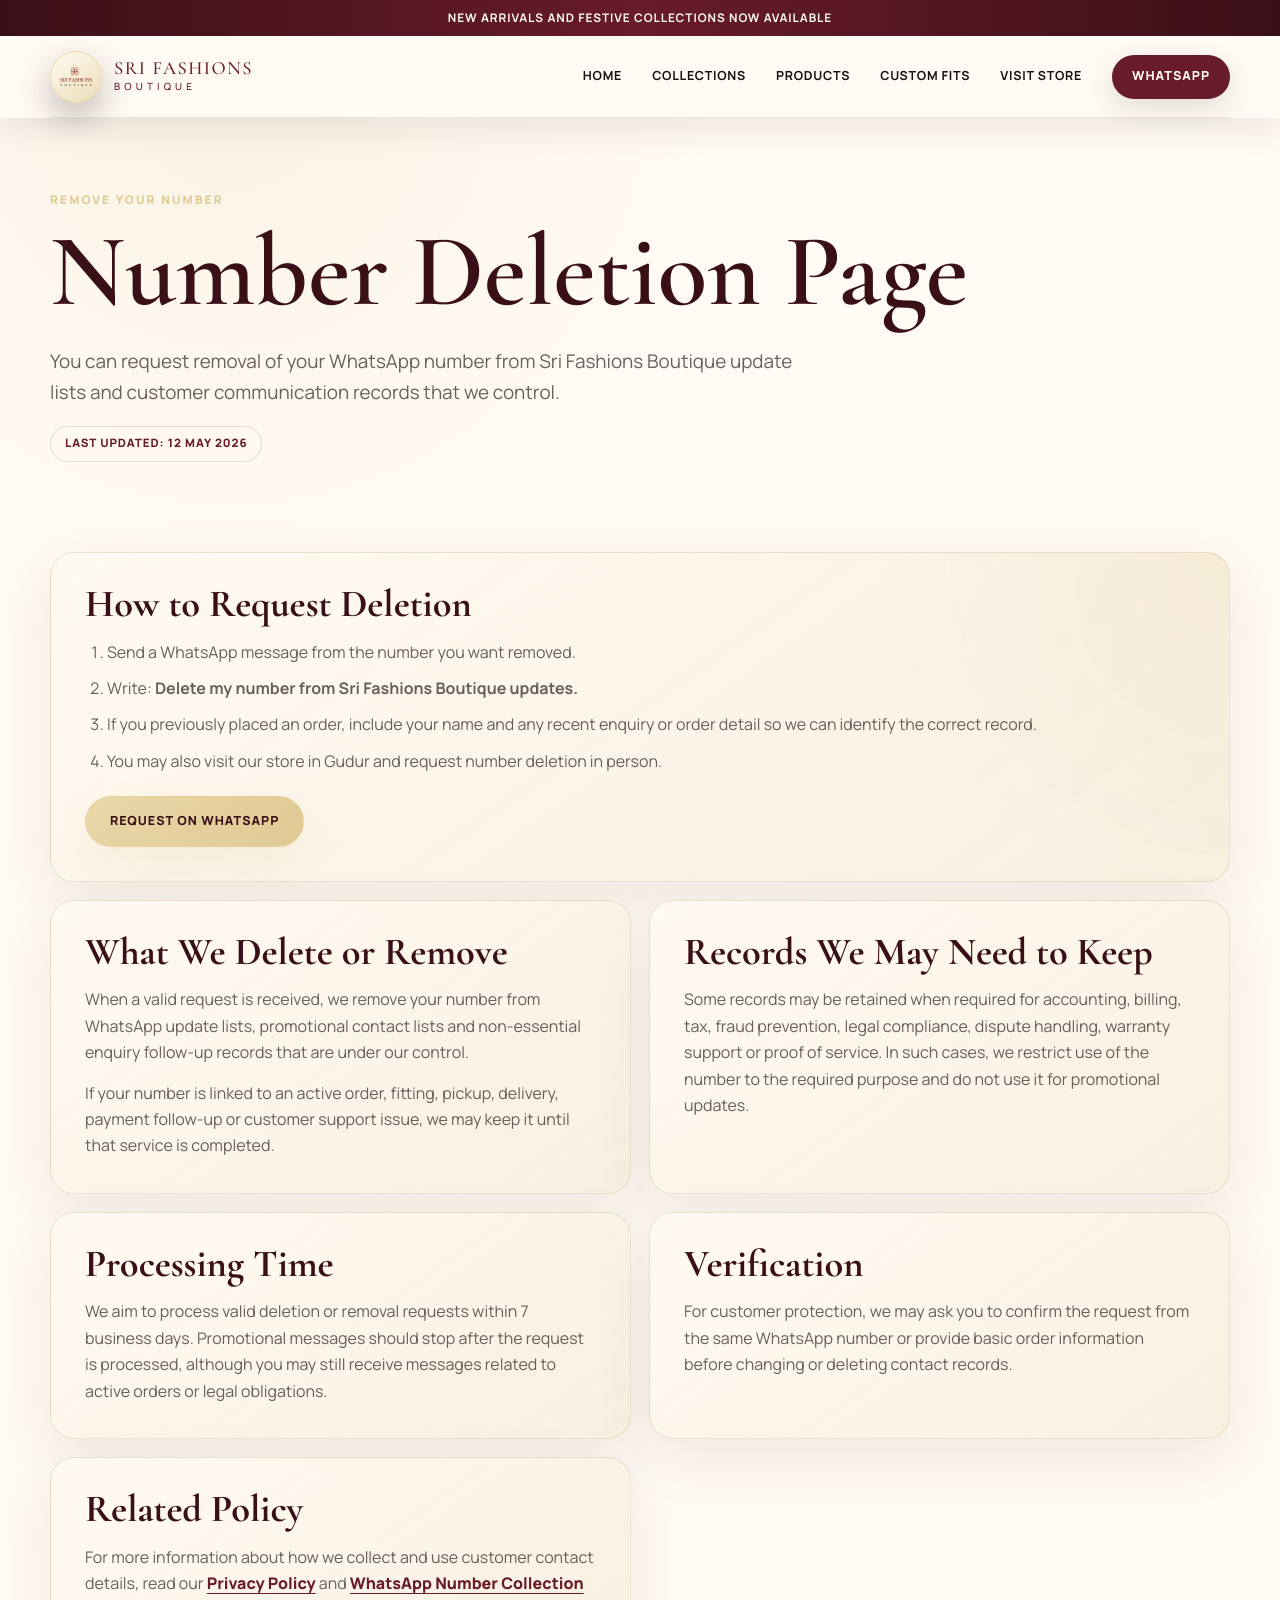
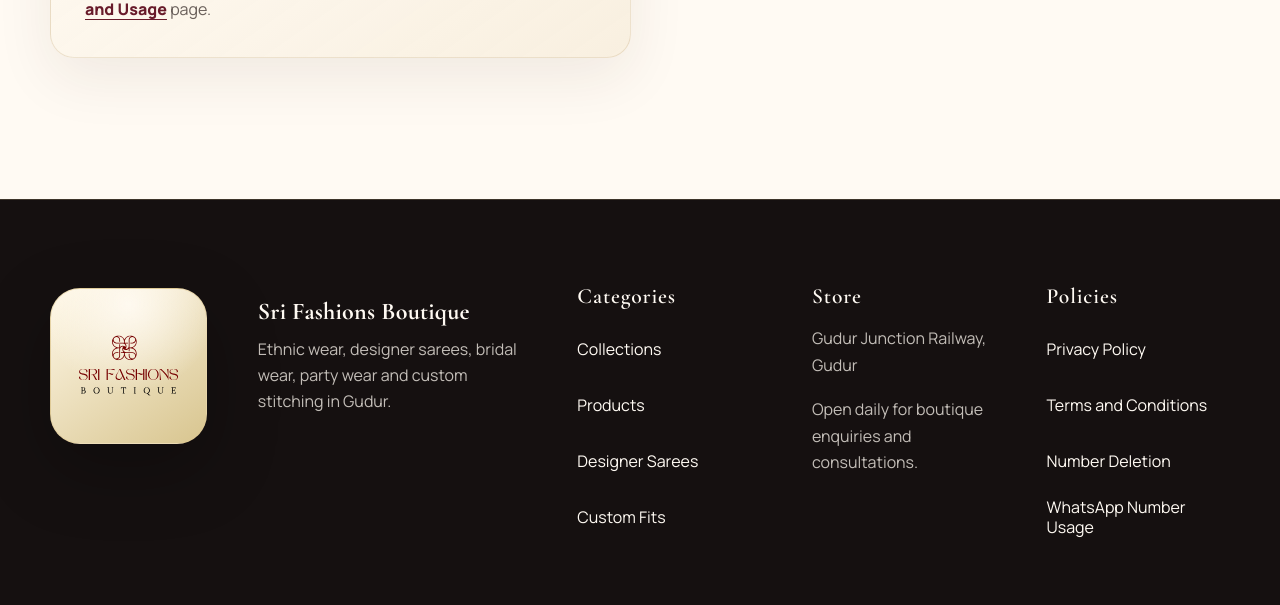
<file: number-deletion.html>
<!DOCTYPE html>
<html lang="en">
<head>
  <meta charset="UTF-8">
  <meta name="viewport" content="width=device-width, initial-scale=1.0">
  <title>Number Deletion | Sri Fashions Boutique Gudur</title>
  <meta name="description" content="Request deletion or removal of your WhatsApp number from Sri Fashions Boutique enquiry records and update lists.">
  <meta name="robots" content="index, follow">
  <link rel="canonical" href="https://www.example.com/number-deletion.html">
  <meta property="og:type" content="website">
  <meta property="og:title" content="Number Deletion | Sri Fashions Boutique">
  <meta property="og:description" content="How customers can request removal of their WhatsApp number from Sri Fashions Boutique communications.">
  <meta property="og:url" content="https://www.example.com/number-deletion.html">
  <meta property="og:image" content="assets/sri-fashion-boutique.svg">
  <link rel="icon" href="assets/sri-fashion-boutique.svg" type="image/svg+xml">
  <link rel="preconnect" href="https://fonts.googleapis.com">
  <link rel="preconnect" href="https://fonts.gstatic.com" crossorigin>
  <link href="https://fonts.googleapis.com/css2?family=Cormorant+Garamond:wght@500;600;700&family=Manrope:wght@400;500;600;700;800&display=swap" rel="stylesheet">
  <link rel="stylesheet" href="style.css">
</head>
<body class="legal-page home2-page">
  <a class="skip-link" href="#main-content">Skip to content</a>
  <div class="announcement-bar" role="status">New arrivals and festive collections now available</div>
  <header class="site-header" data-header>
    <nav class="nav-shell" aria-label="Primary navigation">
      <a class="brand home2-brand" href="index.html#home" aria-label="Sri Fashions Boutique home"><img class="home2-brand-mark" src="assets/sri-fashion-boutique.svg" width="48" height="48" alt="Sri Fashions Boutique logo"><span class="home2-brand-name"><span>SRI FASHIONS</span><small>BOUTIQUE</small></span></a>
      <button class="nav-toggle" type="button" aria-label="Open menu" aria-expanded="false" aria-controls="primary-menu"><span></span><span></span><span></span></button>
      <div class="nav-menu" id="primary-menu" data-nav-menu><a href="index.html#home">Home</a><a href="index.html#collections">Collections</a><a href="products.html">Products</a><a href="index.html#custom-fits">Custom Fits</a><a href="index.html#visit-store">Visit Store</a><a class="nav-whatsapp" data-whatsapp-link data-event="deletion_nav_whatsapp" href="https://wa.me/91XXXXXXXXXX?text=Delete%20my%20number%20from%20Sri%20Fashions%20Boutique%20updates">WhatsApp</a></div>
    </nav>
  </header>
  <main id="main-content">
    <section class="legal-hero" aria-labelledby="deletion-title">
      <p class="section-label">Remove your number</p>
      <h1 id="deletion-title">Number Deletion Page</h1>
      <p>You can request removal of your WhatsApp number from Sri Fashions Boutique update lists and customer communication records that we control.</p>
      <span>Last updated: 12 May 2026</span>
    </section>
    <section class="legal-content section-pad" aria-label="Number deletion details">
      <article class="legal-card legal-card-feature">
        <h2>How to Request Deletion</h2>
        <ol>
          <li>Send a WhatsApp message from the number you want removed.</li>
          <li>Write: <strong>Delete my number from Sri Fashions Boutique updates.</strong></li>
          <li>If you previously placed an order, include your name and any recent enquiry or order detail so we can identify the correct record.</li>
          <li>You may also visit our store in Gudur and request number deletion in person.</li>
        </ol>
        <a class="btn btn-primary" data-whatsapp-link data-event="number_deletion_request" href="https://wa.me/91XXXXXXXXXX?text=Delete%20my%20number%20from%20Sri%20Fashions%20Boutique%20updates">Request on WhatsApp</a>
      </article>
      <article class="legal-card"><h2>What We Delete or Remove</h2><p>When a valid request is received, we remove your number from WhatsApp update lists, promotional contact lists and non-essential enquiry follow-up records that are under our control.</p><p>If your number is linked to an active order, fitting, pickup, delivery, payment follow-up or customer support issue, we may keep it until that service is completed.</p></article>
      <article class="legal-card"><h2>Records We May Need to Keep</h2><p>Some records may be retained when required for accounting, billing, tax, fraud prevention, legal compliance, dispute handling, warranty support or proof of service. In such cases, we restrict use of the number to the required purpose and do not use it for promotional updates.</p></article>
      <article class="legal-card"><h2>Processing Time</h2><p>We aim to process valid deletion or removal requests within 7 business days. Promotional messages should stop after the request is processed, although you may still receive messages related to active orders or legal obligations.</p></article>
      <article class="legal-card"><h2>Verification</h2><p>For customer protection, we may ask you to confirm the request from the same WhatsApp number or provide basic order information before changing or deleting contact records.</p></article>
      <article class="legal-card"><h2>Related Policy</h2><p>For more information about how we collect and use customer contact details, read our <a href="privacy-policy.html">Privacy Policy</a> and <a href="whatsapp-number-collection-usage.html">WhatsApp Number Collection and Usage</a> page.</p></article>
    </section>
  </main>
  <footer class="site-footer">
    <div class="footer-brand-panel"><img src="assets/sri-fashion-boutique.svg" width="96" height="96" alt=""></div>
    <div class="footer-intro"><a class="footer-brand" href="index.html#home">Sri Fashions Boutique</a><p>Ethnic wear, designer sarees, bridal wear, party wear and custom stitching in Gudur.</p></div>
    <div class="footer-group"><h2>Categories</h2><nav aria-label="Footer collections"><a href="index.html#collections">Collections</a><a href="products.html">Products</a><a href="products.html">Designer Sarees</a><a href="index.html#custom-fits">Custom Fits</a></nav></div>
    <div class="footer-group"><h2>Store</h2><p>Gudur Junction Railway, Gudur</p><p>Open daily for boutique enquiries and consultations.</p></div>
    <div class="footer-group"><h2>Policies</h2><nav aria-label="Footer policy links"><a href="privacy-policy.html">Privacy Policy</a><a href="terms-and-conditions.html">Terms and Conditions</a><a href="number-deletion.html" aria-current="page">Number Deletion</a><a href="whatsapp-number-collection-usage.html">WhatsApp Number Usage</a></nav></div>
  </footer>
  <a class="sticky-whatsapp" data-whatsapp-link data-event="deletion_sticky_whatsapp" href="https://wa.me/91XXXXXXXXXX?text=Delete%20my%20number%20from%20Sri%20Fashions%20Boutique%20updates" aria-label="Request number deletion on WhatsApp">WhatsApp</a>
  <script src="script.js" defer></script>
</body>
</html>
</file>
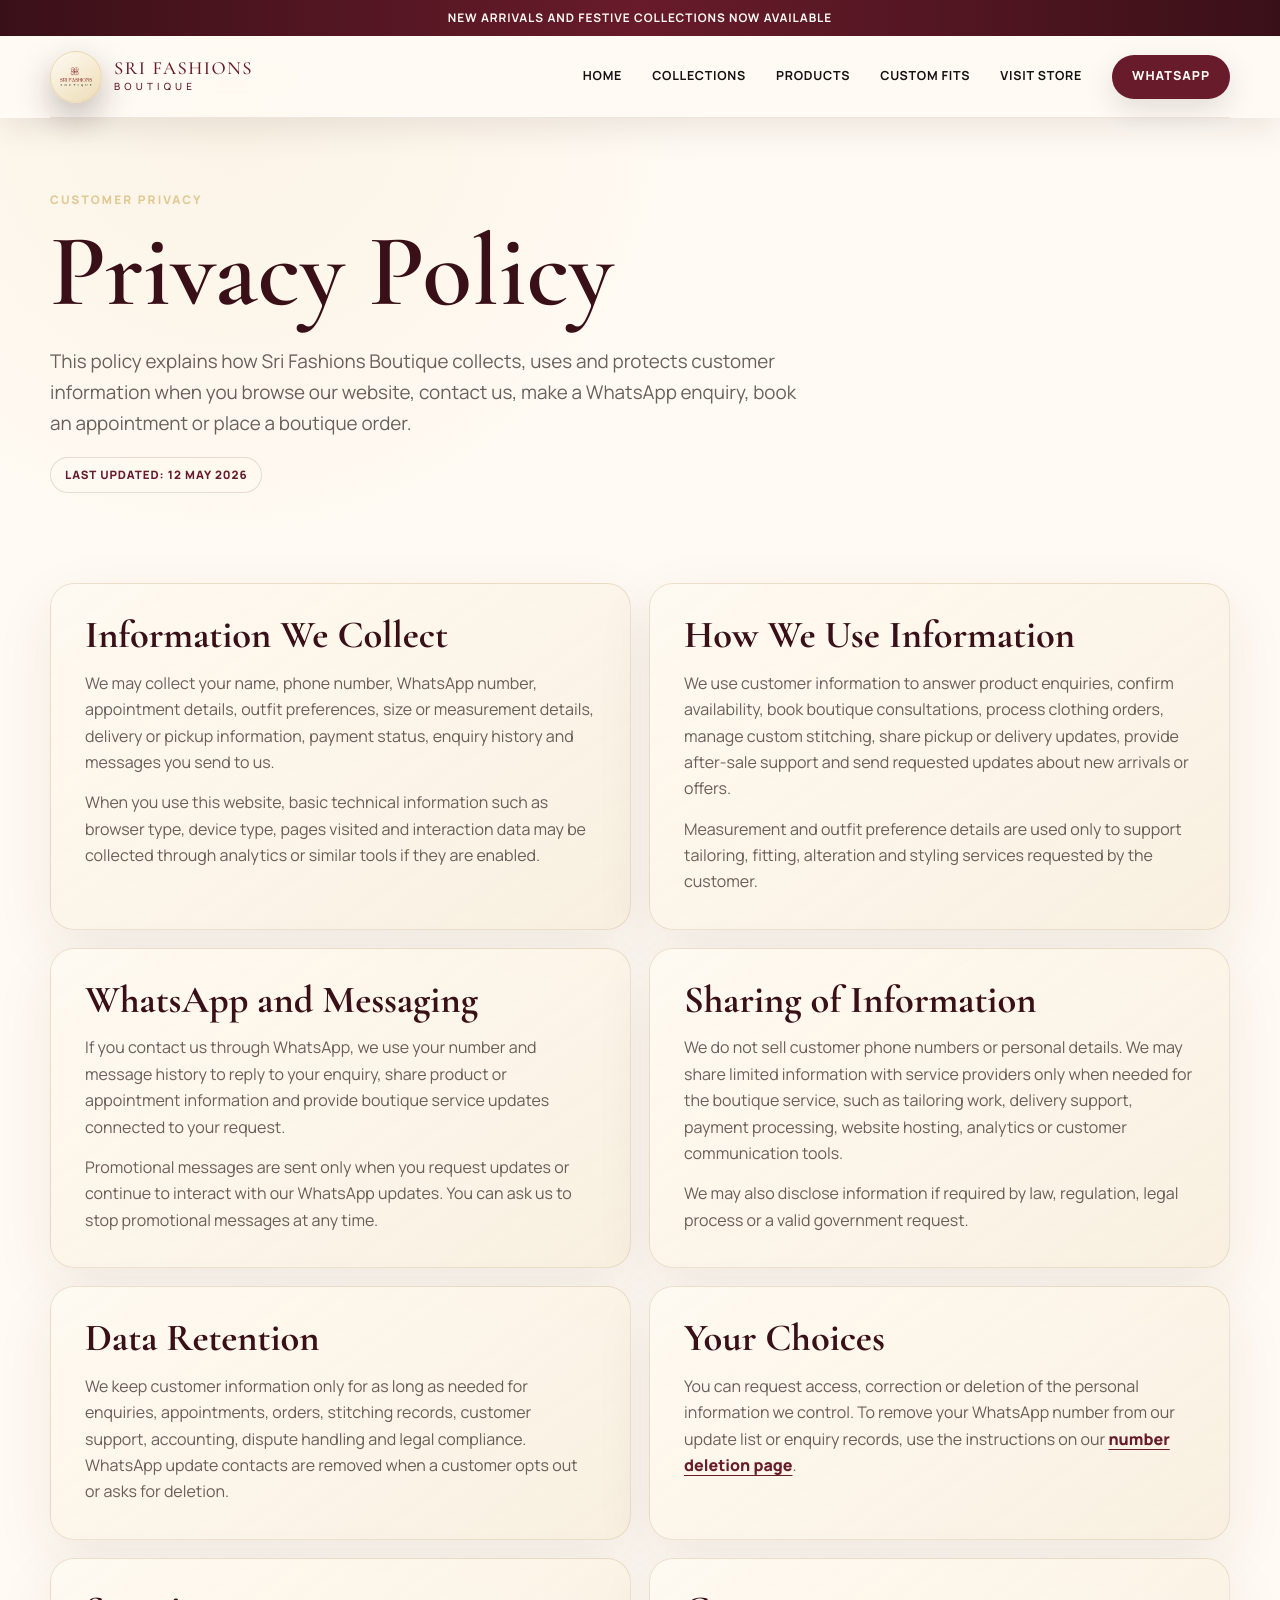
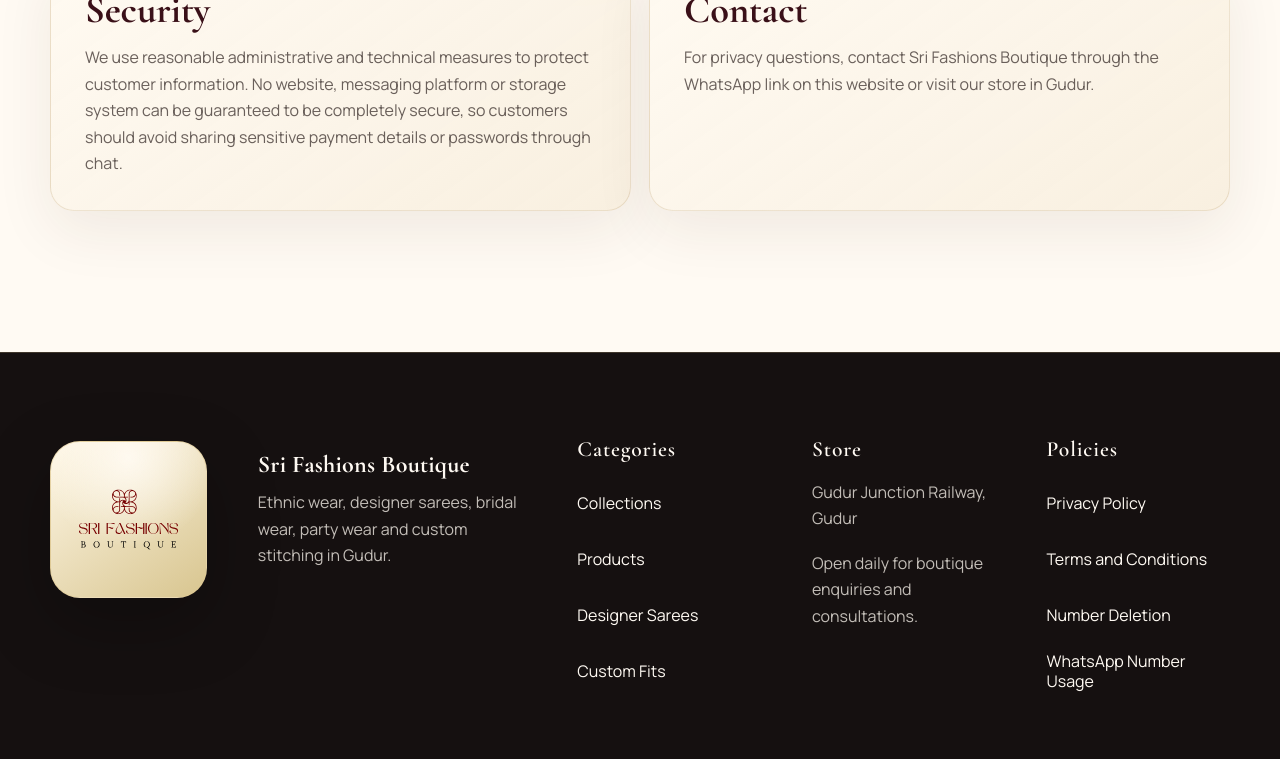
<file: privacy-policy.html>
<!DOCTYPE html>
<html lang="en">
<head>
  <meta charset="UTF-8">
  <meta name="viewport" content="width=device-width, initial-scale=1.0">
  <title>Privacy Policy | Sri Fashions Boutique Gudur</title>
  <meta name="description" content="Privacy Policy for Sri Fashions Boutique, Gudur. Learn how customer contact details, WhatsApp enquiries, measurements and order information are used for boutique services.">
  <meta name="robots" content="index, follow">
  <link rel="canonical" href="https://www.example.com/privacy-policy.html">
  <meta property="og:type" content="website">
  <meta property="og:title" content="Privacy Policy | Sri Fashions Boutique">
  <meta property="og:description" content="How Sri Fashions Boutique handles customer information for enquiries, appointments, custom fits and boutique orders.">
  <meta property="og:url" content="https://www.example.com/privacy-policy.html">
  <meta property="og:image" content="assets/sri-fashion-boutique.svg">
  <link rel="icon" href="assets/sri-fashion-boutique.svg" type="image/svg+xml">
  <link rel="preconnect" href="https://fonts.googleapis.com">
  <link rel="preconnect" href="https://fonts.gstatic.com" crossorigin>
  <link href="https://fonts.googleapis.com/css2?family=Cormorant+Garamond:wght@500;600;700&family=Manrope:wght@400;500;600;700;800&display=swap" rel="stylesheet">
  <link rel="stylesheet" href="style.css">
</head>
<body class="legal-page home2-page">
  <a class="skip-link" href="#main-content">Skip to content</a>
  <div class="announcement-bar" role="status">New arrivals and festive collections now available</div>

  <header class="site-header" data-header>
    <nav class="nav-shell" aria-label="Primary navigation">
      <a class="brand home2-brand" href="index.html#home" aria-label="Sri Fashions Boutique home">
        <img class="home2-brand-mark" src="assets/sri-fashion-boutique.svg" width="48" height="48" alt="Sri Fashions Boutique logo">
        <span class="home2-brand-name"><span>SRI FASHIONS</span><small>BOUTIQUE</small></span>
      </a>
      <button class="nav-toggle" type="button" aria-label="Open menu" aria-expanded="false" aria-controls="primary-menu"><span></span><span></span><span></span></button>
      <div class="nav-menu" id="primary-menu" data-nav-menu>
        <a href="index.html#home">Home</a>
        <a href="index.html#collections">Collections</a>
        <a href="products.html">Products</a>
        <a href="index.html#custom-fits">Custom Fits</a>
        <a href="index.html#visit-store">Visit Store</a>
        <a class="nav-whatsapp" data-whatsapp-link data-event="privacy_nav_whatsapp" href="https://wa.me/91XXXXXXXXXX?text=Hi%20Sri%20Fashions%20Boutique%2C%20I%20have%20a%20privacy%20question">WhatsApp</a>
      </div>
    </nav>
  </header>

  <main id="main-content">
    <section class="legal-hero" aria-labelledby="privacy-title">
      <p class="section-label">Customer privacy</p>
      <h1 id="privacy-title">Privacy Policy</h1>
      <p>This policy explains how Sri Fashions Boutique collects, uses and protects customer information when you browse our website, contact us, make a WhatsApp enquiry, book an appointment or place a boutique order.</p>
      <span>Last updated: 12 May 2026</span>
    </section>

    <section class="legal-content section-pad" aria-label="Privacy policy details">
      <article class="legal-card">
        <h2>Information We Collect</h2>
        <p>We may collect your name, phone number, WhatsApp number, appointment details, outfit preferences, size or measurement details, delivery or pickup information, payment status, enquiry history and messages you send to us.</p>
        <p>When you use this website, basic technical information such as browser type, device type, pages visited and interaction data may be collected through analytics or similar tools if they are enabled.</p>
      </article>
      <article class="legal-card">
        <h2>How We Use Information</h2>
        <p>We use customer information to answer product enquiries, confirm availability, book boutique consultations, process clothing orders, manage custom stitching, share pickup or delivery updates, provide after-sale support and send requested updates about new arrivals or offers.</p>
        <p>Measurement and outfit preference details are used only to support tailoring, fitting, alteration and styling services requested by the customer.</p>
      </article>
      <article class="legal-card">
        <h2>WhatsApp and Messaging</h2>
        <p>If you contact us through WhatsApp, we use your number and message history to reply to your enquiry, share product or appointment information and provide boutique service updates connected to your request.</p>
        <p>Promotional messages are sent only when you request updates or continue to interact with our WhatsApp updates. You can ask us to stop promotional messages at any time.</p>
      </article>
      <article class="legal-card">
        <h2>Sharing of Information</h2>
        <p>We do not sell customer phone numbers or personal details. We may share limited information with service providers only when needed for the boutique service, such as tailoring work, delivery support, payment processing, website hosting, analytics or customer communication tools.</p>
        <p>We may also disclose information if required by law, regulation, legal process or a valid government request.</p>
      </article>
      <article class="legal-card">
        <h2>Data Retention</h2>
        <p>We keep customer information only for as long as needed for enquiries, appointments, orders, stitching records, customer support, accounting, dispute handling and legal compliance. WhatsApp update contacts are removed when a customer opts out or asks for deletion.</p>
      </article>
      <article class="legal-card">
        <h2>Your Choices</h2>
        <p>You can request access, correction or deletion of the personal information we control. To remove your WhatsApp number from our update list or enquiry records, use the instructions on our <a href="number-deletion.html">number deletion page</a>.</p>
      </article>
      <article class="legal-card">
        <h2>Security</h2>
        <p>We use reasonable administrative and technical measures to protect customer information. No website, messaging platform or storage system can be guaranteed to be completely secure, so customers should avoid sharing sensitive payment details or passwords through chat.</p>
      </article>
      <article class="legal-card">
        <h2>Contact</h2>
        <p>For privacy questions, contact Sri Fashions Boutique through the WhatsApp link on this website or visit our store in Gudur.</p>
      </article>
    </section>
  </main>

  <footer class="site-footer">
    <div class="footer-brand-panel"><img src="assets/sri-fashion-boutique.svg" width="96" height="96" alt=""></div>
    <div class="footer-intro"><a class="footer-brand" href="index.html#home">Sri Fashions Boutique</a><p>Ethnic wear, designer sarees, bridal wear, party wear and custom stitching in Gudur.</p></div>
    <div class="footer-group"><h2>Categories</h2><nav aria-label="Footer collections"><a href="index.html#collections">Collections</a><a href="products.html">Products</a><a href="products.html">Designer Sarees</a><a href="index.html#custom-fits">Custom Fits</a></nav></div>
    <div class="footer-group"><h2>Store</h2><p>Gudur Junction Railway, Gudur</p><p>Open daily for boutique enquiries and consultations.</p></div>
    <div class="footer-group"><h2>Policies</h2><nav aria-label="Footer policy links"><a href="privacy-policy.html" aria-current="page">Privacy Policy</a><a href="terms-and-conditions.html">Terms and Conditions</a><a href="number-deletion.html">Number Deletion</a><a href="whatsapp-number-collection-usage.html">WhatsApp Number Usage</a></nav></div>
  </footer>

  <a class="sticky-whatsapp" data-whatsapp-link data-event="privacy_sticky_whatsapp" href="https://wa.me/91XXXXXXXXXX?text=Hi%20Sri%20Fashions%20Boutique%2C%20I%20have%20a%20privacy%20question" aria-label="Chat with Sri Fashions Boutique on WhatsApp">WhatsApp</a>
  <script src="script.js" defer></script>
</body>
</html>
</file>
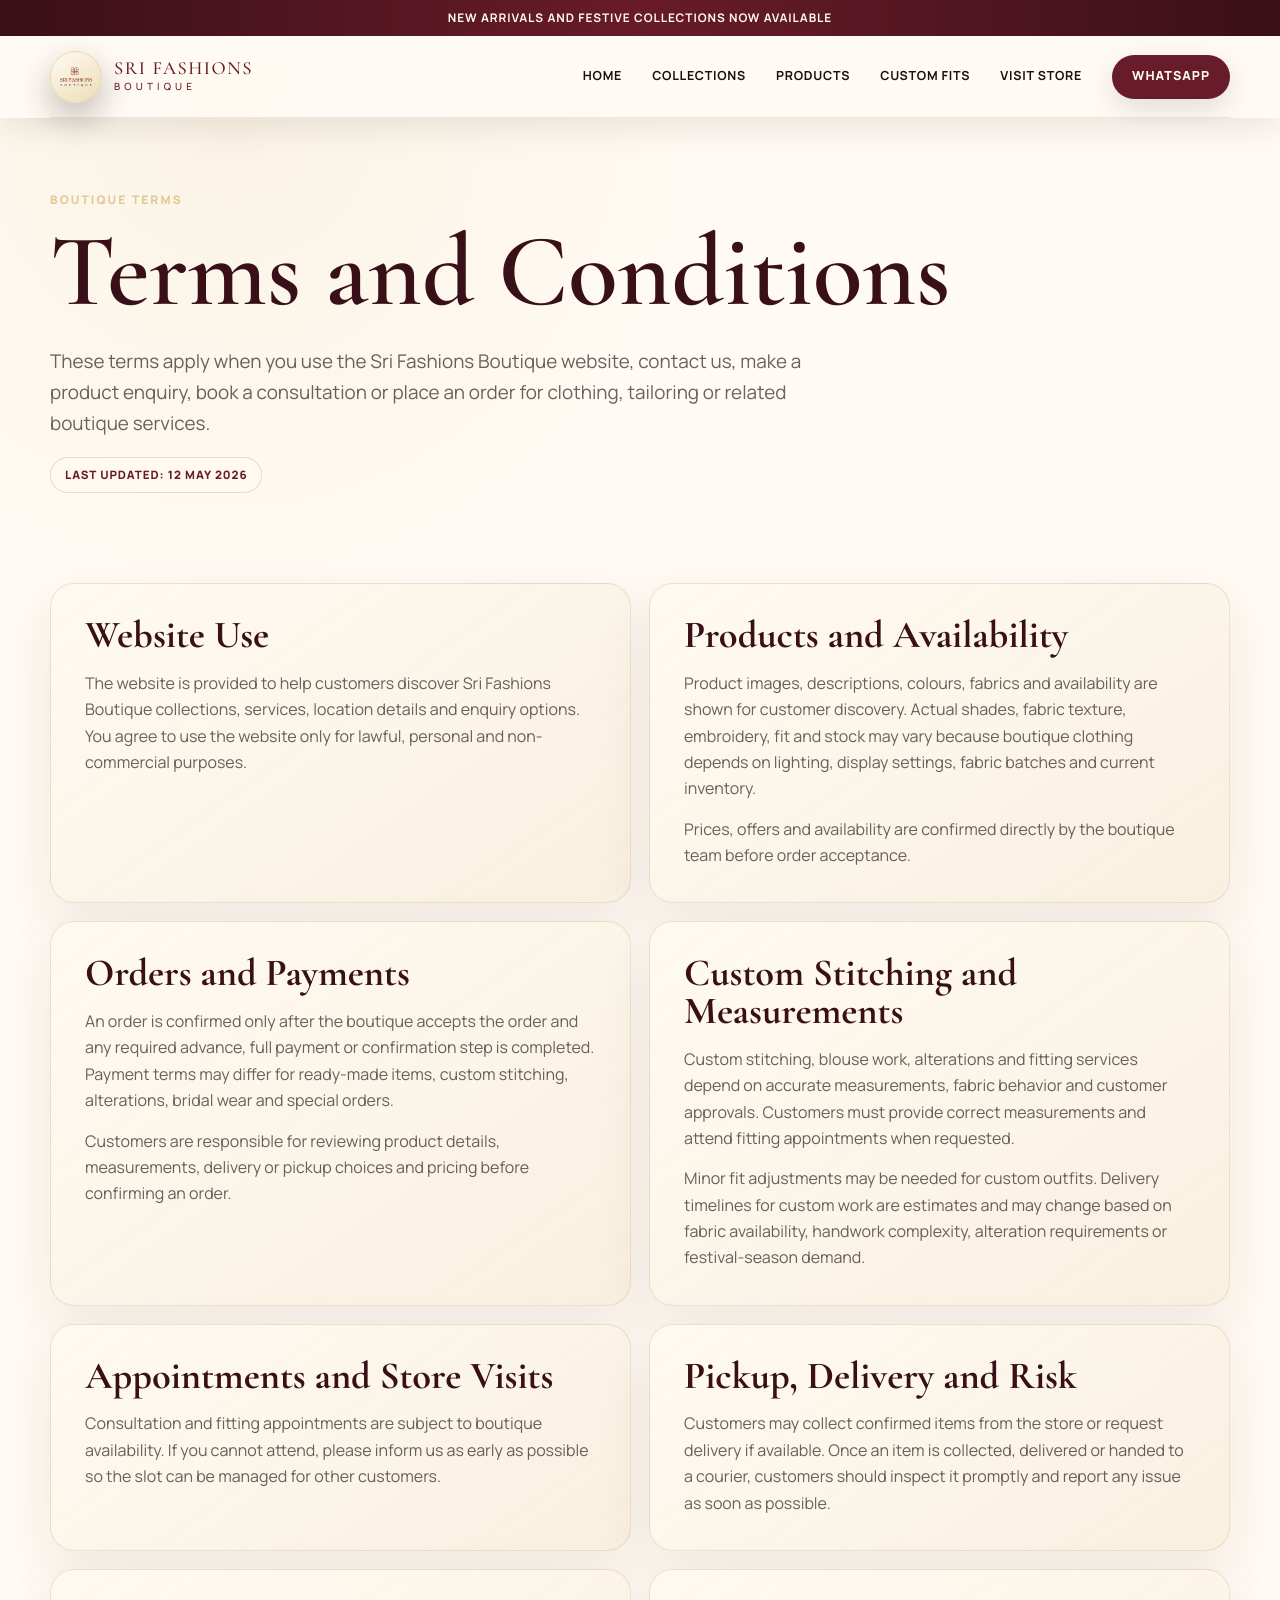
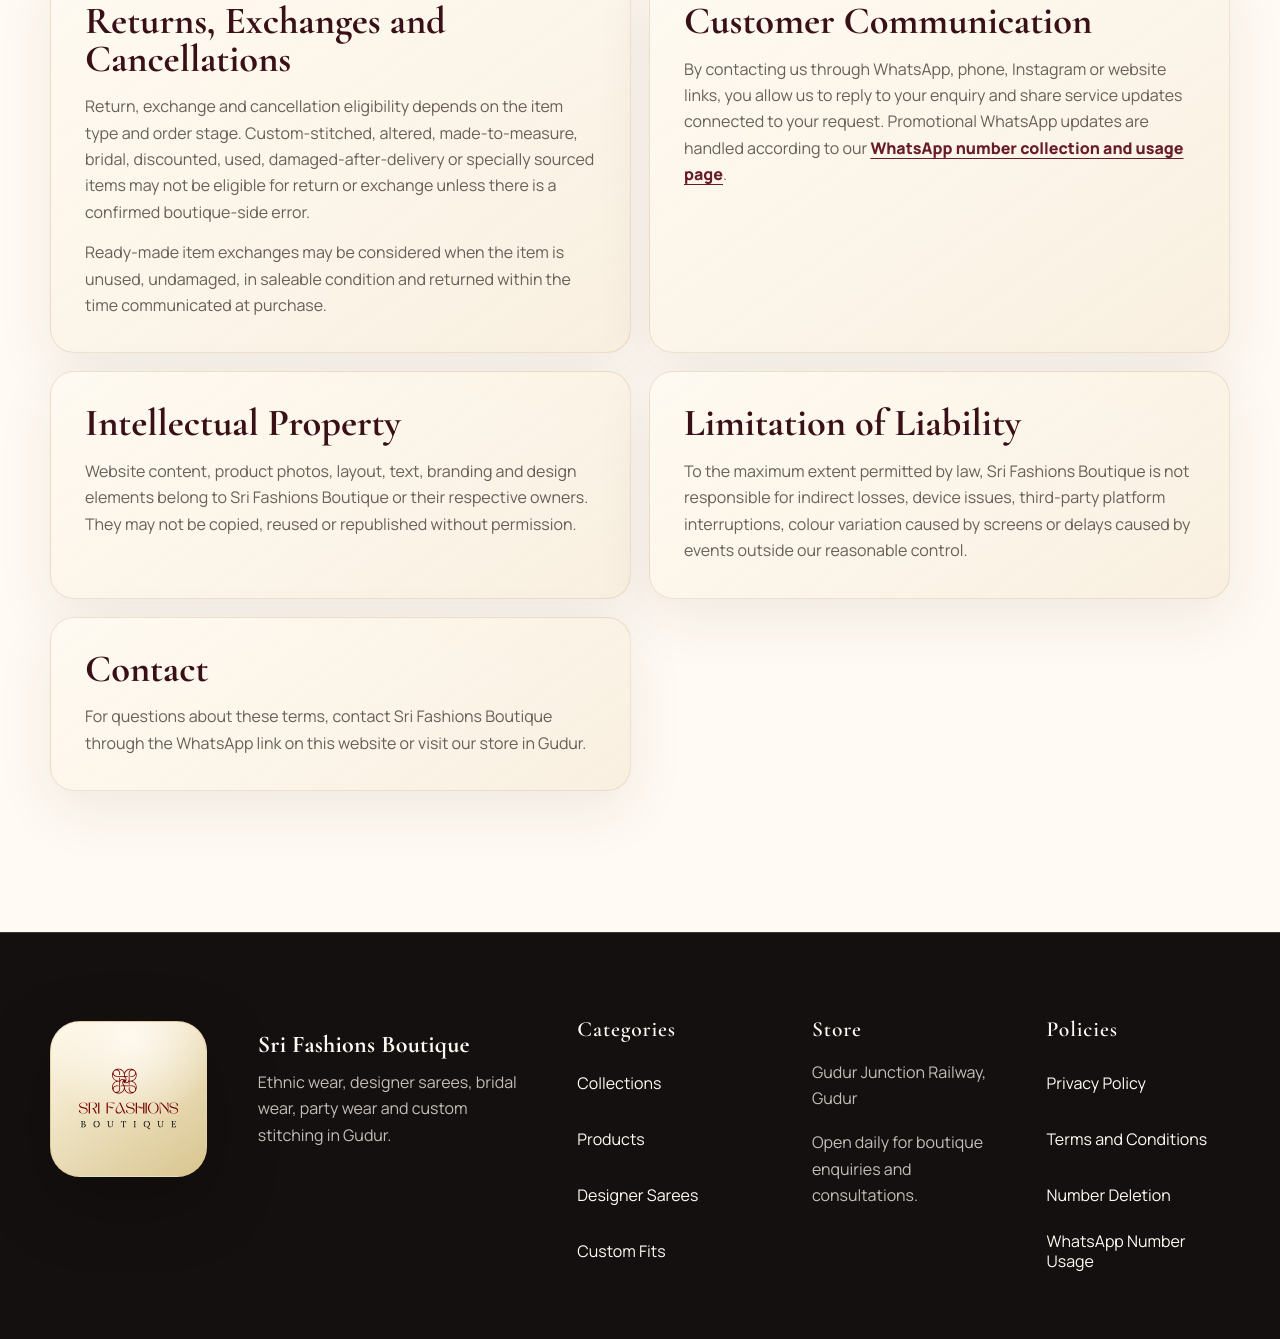
<file: terms-and-conditions.html>
<!DOCTYPE html>
<html lang="en">
<head>
  <meta charset="UTF-8">
  <meta name="viewport" content="width=device-width, initial-scale=1.0">
  <title>Terms and Conditions | Sri Fashions Boutique Gudur</title>
  <meta name="description" content="Terms and Conditions for Sri Fashions Boutique, Gudur, including product enquiries, custom stitching, appointments, pickup, exchanges and website use.">
  <meta name="robots" content="index, follow">
  <link rel="canonical" href="https://www.example.com/terms-and-conditions.html">
  <meta property="og:type" content="website">
  <meta property="og:title" content="Terms and Conditions | Sri Fashions Boutique">
  <meta property="og:description" content="Read the terms for boutique enquiries, products, custom stitching, appointments and website use.">
  <meta property="og:url" content="https://www.example.com/terms-and-conditions.html">
  <meta property="og:image" content="assets/sri-fashion-boutique.svg">
  <link rel="icon" href="assets/sri-fashion-boutique.svg" type="image/svg+xml">
  <link rel="preconnect" href="https://fonts.googleapis.com">
  <link rel="preconnect" href="https://fonts.gstatic.com" crossorigin>
  <link href="https://fonts.googleapis.com/css2?family=Cormorant+Garamond:wght@500;600;700&family=Manrope:wght@400;500;600;700;800&display=swap" rel="stylesheet">
  <link rel="stylesheet" href="style.css">
</head>
<body class="legal-page home2-page">
  <a class="skip-link" href="#main-content">Skip to content</a>
  <div class="announcement-bar" role="status">New arrivals and festive collections now available</div>
  <header class="site-header" data-header>
    <nav class="nav-shell" aria-label="Primary navigation">
      <a class="brand home2-brand" href="index.html#home" aria-label="Sri Fashions Boutique home"><img class="home2-brand-mark" src="assets/sri-fashion-boutique.svg" width="48" height="48" alt="Sri Fashions Boutique logo"><span class="home2-brand-name"><span>SRI FASHIONS</span><small>BOUTIQUE</small></span></a>
      <button class="nav-toggle" type="button" aria-label="Open menu" aria-expanded="false" aria-controls="primary-menu"><span></span><span></span><span></span></button>
      <div class="nav-menu" id="primary-menu" data-nav-menu><a href="index.html#home">Home</a><a href="index.html#collections">Collections</a><a href="products.html">Products</a><a href="index.html#custom-fits">Custom Fits</a><a href="index.html#visit-store">Visit Store</a><a class="nav-whatsapp" data-whatsapp-link data-event="terms_nav_whatsapp" href="https://wa.me/91XXXXXXXXXX?text=Hi%20Sri%20Fashions%20Boutique%2C%20I%20have%20a%20terms%20question">WhatsApp</a></div>
    </nav>
  </header>
  <main id="main-content">
    <section class="legal-hero" aria-labelledby="terms-title">
      <p class="section-label">Boutique terms</p>
      <h1 id="terms-title">Terms and Conditions</h1>
      <p>These terms apply when you use the Sri Fashions Boutique website, contact us, make a product enquiry, book a consultation or place an order for clothing, tailoring or related boutique services.</p>
      <span>Last updated: 12 May 2026</span>
    </section>
    <section class="legal-content section-pad" aria-label="Terms and conditions details">
      <article class="legal-card"><h2>Website Use</h2><p>The website is provided to help customers discover Sri Fashions Boutique collections, services, location details and enquiry options. You agree to use the website only for lawful, personal and non-commercial purposes.</p></article>
      <article class="legal-card"><h2>Products and Availability</h2><p>Product images, descriptions, colours, fabrics and availability are shown for customer discovery. Actual shades, fabric texture, embroidery, fit and stock may vary because boutique clothing depends on lighting, display settings, fabric batches and current inventory.</p><p>Prices, offers and availability are confirmed directly by the boutique team before order acceptance.</p></article>
      <article class="legal-card"><h2>Orders and Payments</h2><p>An order is confirmed only after the boutique accepts the order and any required advance, full payment or confirmation step is completed. Payment terms may differ for ready-made items, custom stitching, alterations, bridal wear and special orders.</p><p>Customers are responsible for reviewing product details, measurements, delivery or pickup choices and pricing before confirming an order.</p></article>
      <article class="legal-card"><h2>Custom Stitching and Measurements</h2><p>Custom stitching, blouse work, alterations and fitting services depend on accurate measurements, fabric behavior and customer approvals. Customers must provide correct measurements and attend fitting appointments when requested.</p><p>Minor fit adjustments may be needed for custom outfits. Delivery timelines for custom work are estimates and may change based on fabric availability, handwork complexity, alteration requirements or festival-season demand.</p></article>
      <article class="legal-card"><h2>Appointments and Store Visits</h2><p>Consultation and fitting appointments are subject to boutique availability. If you cannot attend, please inform us as early as possible so the slot can be managed for other customers.</p></article>
      <article class="legal-card"><h2>Pickup, Delivery and Risk</h2><p>Customers may collect confirmed items from the store or request delivery if available. Once an item is collected, delivered or handed to a courier, customers should inspect it promptly and report any issue as soon as possible.</p></article>
      <article class="legal-card"><h2>Returns, Exchanges and Cancellations</h2><p>Return, exchange and cancellation eligibility depends on the item type and order stage. Custom-stitched, altered, made-to-measure, bridal, discounted, used, damaged-after-delivery or specially sourced items may not be eligible for return or exchange unless there is a confirmed boutique-side error.</p><p>Ready-made item exchanges may be considered when the item is unused, undamaged, in saleable condition and returned within the time communicated at purchase.</p></article>
      <article class="legal-card"><h2>Customer Communication</h2><p>By contacting us through WhatsApp, phone, Instagram or website links, you allow us to reply to your enquiry and share service updates connected to your request. Promotional WhatsApp updates are handled according to our <a href="whatsapp-number-collection-usage.html">WhatsApp number collection and usage page</a>.</p></article>
      <article class="legal-card"><h2>Intellectual Property</h2><p>Website content, product photos, layout, text, branding and design elements belong to Sri Fashions Boutique or their respective owners. They may not be copied, reused or republished without permission.</p></article>
      <article class="legal-card"><h2>Limitation of Liability</h2><p>To the maximum extent permitted by law, Sri Fashions Boutique is not responsible for indirect losses, device issues, third-party platform interruptions, colour variation caused by screens or delays caused by events outside our reasonable control.</p></article>
      <article class="legal-card"><h2>Contact</h2><p>For questions about these terms, contact Sri Fashions Boutique through the WhatsApp link on this website or visit our store in Gudur.</p></article>
    </section>
  </main>
  <footer class="site-footer">
    <div class="footer-brand-panel"><img src="assets/sri-fashion-boutique.svg" width="96" height="96" alt=""></div>
    <div class="footer-intro"><a class="footer-brand" href="index.html#home">Sri Fashions Boutique</a><p>Ethnic wear, designer sarees, bridal wear, party wear and custom stitching in Gudur.</p></div>
    <div class="footer-group"><h2>Categories</h2><nav aria-label="Footer collections"><a href="index.html#collections">Collections</a><a href="products.html">Products</a><a href="products.html">Designer Sarees</a><a href="index.html#custom-fits">Custom Fits</a></nav></div>
    <div class="footer-group"><h2>Store</h2><p>Gudur Junction Railway, Gudur</p><p>Open daily for boutique enquiries and consultations.</p></div>
    <div class="footer-group"><h2>Policies</h2><nav aria-label="Footer policy links"><a href="privacy-policy.html">Privacy Policy</a><a href="terms-and-conditions.html" aria-current="page">Terms and Conditions</a><a href="number-deletion.html">Number Deletion</a><a href="whatsapp-number-collection-usage.html">WhatsApp Number Usage</a></nav></div>
  </footer>
  <a class="sticky-whatsapp" data-whatsapp-link data-event="terms_sticky_whatsapp" href="https://wa.me/91XXXXXXXXXX?text=Hi%20Sri%20Fashions%20Boutique%2C%20I%20have%20a%20terms%20question" aria-label="Chat with Sri Fashions Boutique on WhatsApp">WhatsApp</a>
  <script src="script.js" defer></script>
</body>
</html>
</file>
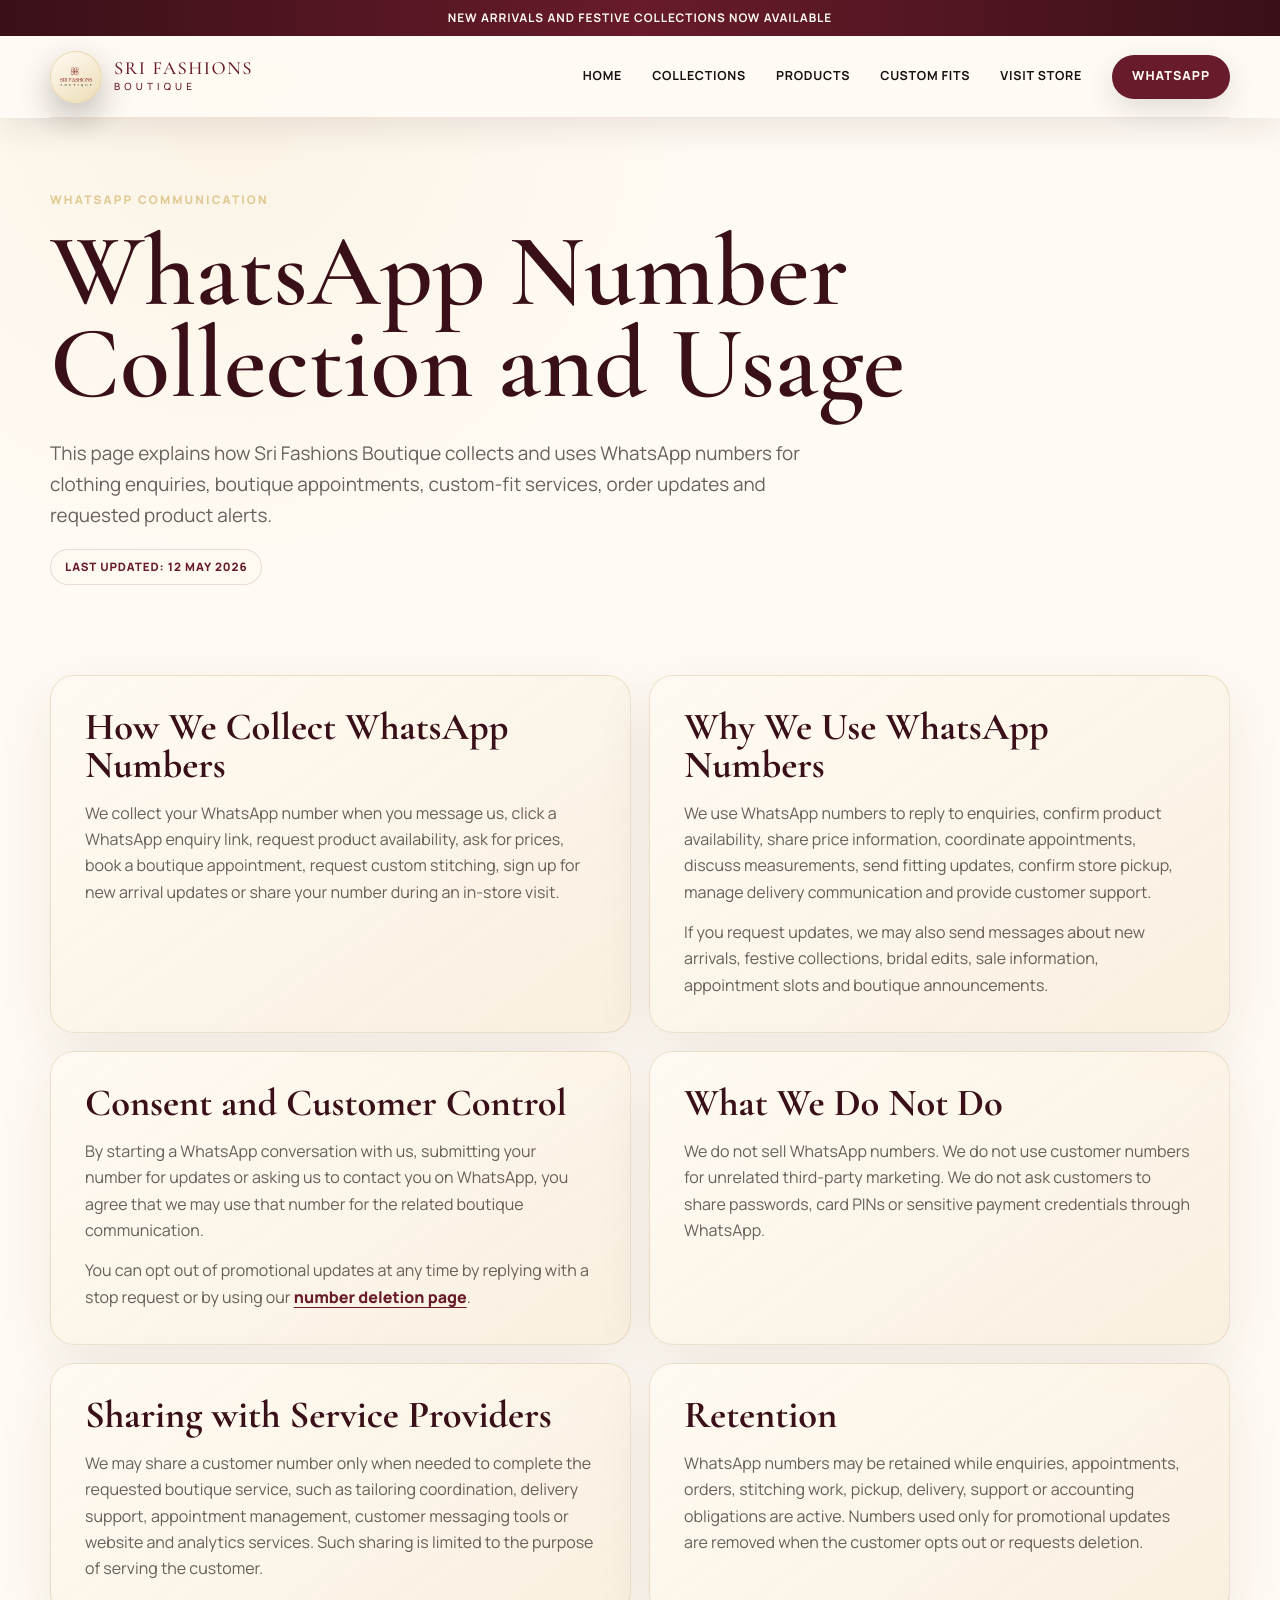
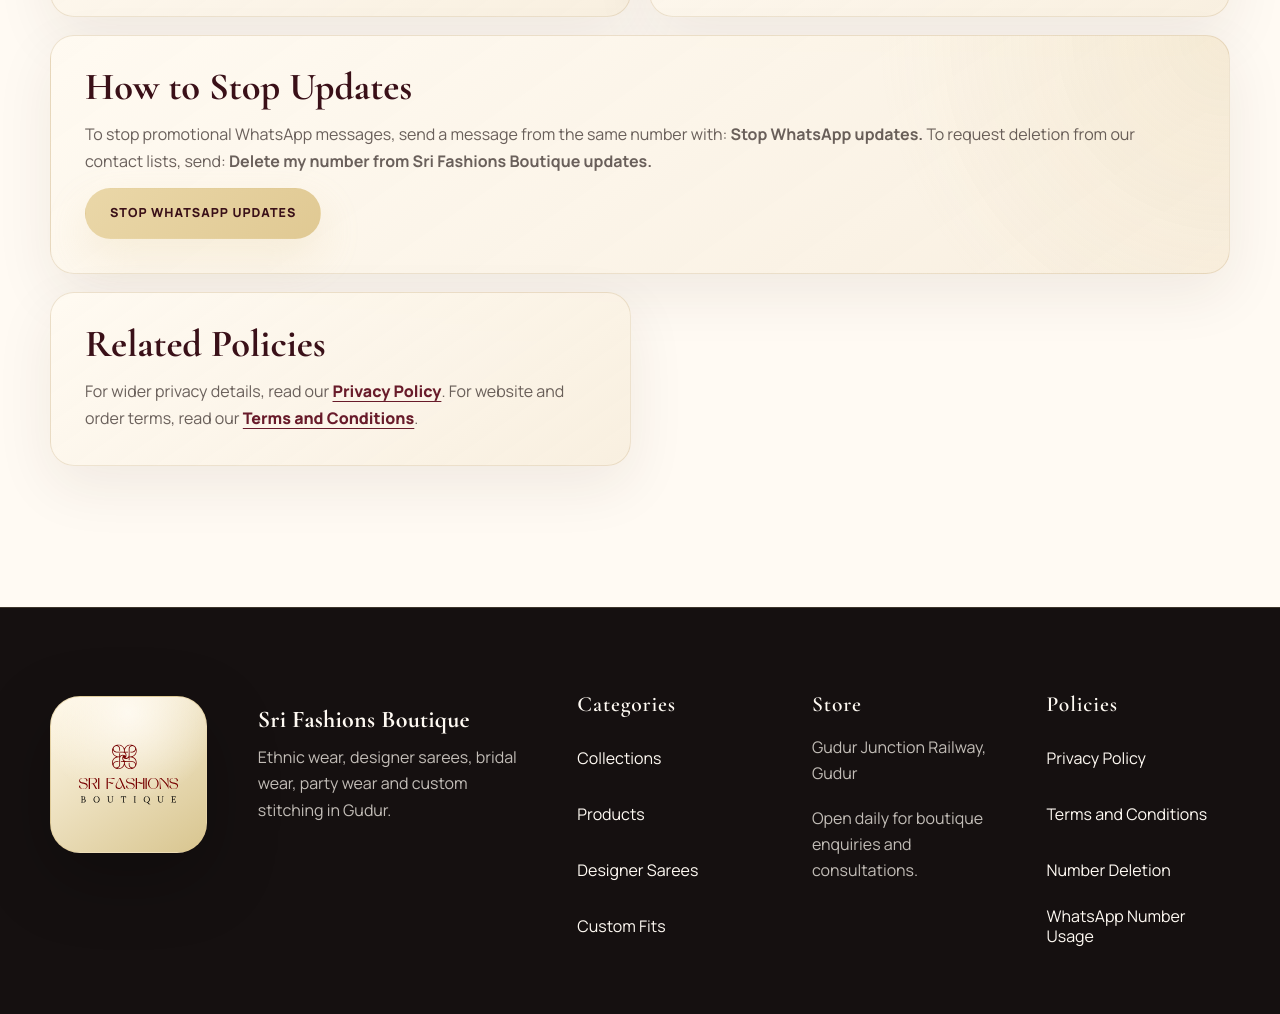
<file: whatsapp-number-collection-usage.html>
<!DOCTYPE html>
<html lang="en">
<head>
  <meta charset="UTF-8">
  <meta name="viewport" content="width=device-width, initial-scale=1.0">
  <title>WhatsApp Number Collection and Usage | Sri Fashions Boutique Gudur</title>
  <meta name="description" content="How Sri Fashions Boutique collects and uses WhatsApp numbers for clothing enquiries, appointments, order updates and new arrival messages.">
  <meta name="robots" content="index, follow">
  <link rel="canonical" href="https://www.example.com/whatsapp-number-collection-usage.html">
  <meta property="og:type" content="website">
  <meta property="og:title" content="WhatsApp Number Collection and Usage | Sri Fashions Boutique">
  <meta property="og:description" content="Learn how WhatsApp numbers are collected, used and removed for Sri Fashions Boutique customer communications.">
  <meta property="og:url" content="https://www.example.com/whatsapp-number-collection-usage.html">
  <meta property="og:image" content="assets/sri-fashion-boutique.svg">
  <link rel="icon" href="assets/sri-fashion-boutique.svg" type="image/svg+xml">
  <link rel="preconnect" href="https://fonts.googleapis.com">
  <link rel="preconnect" href="https://fonts.gstatic.com" crossorigin>
  <link href="https://fonts.googleapis.com/css2?family=Cormorant+Garamond:wght@500;600;700&family=Manrope:wght@400;500;600;700;800&display=swap" rel="stylesheet">
  <link rel="stylesheet" href="style.css">
</head>
<body class="legal-page home2-page">
  <a class="skip-link" href="#main-content">Skip to content</a>
  <div class="announcement-bar" role="status">New arrivals and festive collections now available</div>
  <header class="site-header" data-header>
    <nav class="nav-shell" aria-label="Primary navigation">
      <a class="brand home2-brand" href="index.html#home" aria-label="Sri Fashions Boutique home"><img class="home2-brand-mark" src="assets/sri-fashion-boutique.svg" width="48" height="48" alt="Sri Fashions Boutique logo"><span class="home2-brand-name"><span>SRI FASHIONS</span><small>BOUTIQUE</small></span></a>
      <button class="nav-toggle" type="button" aria-label="Open menu" aria-expanded="false" aria-controls="primary-menu"><span></span><span></span><span></span></button>
      <div class="nav-menu" id="primary-menu" data-nav-menu><a href="index.html#home">Home</a><a href="index.html#collections">Collections</a><a href="products.html">Products</a><a href="index.html#custom-fits">Custom Fits</a><a href="index.html#visit-store">Visit Store</a><a class="nav-whatsapp" data-whatsapp-link data-event="whatsapp_usage_nav_whatsapp" href="https://wa.me/91XXXXXXXXXX?text=Hi%20Sri%20Fashions%20Boutique%2C%20I%20have%20a%20WhatsApp%20usage%20question">WhatsApp</a></div>
    </nav>
  </header>
  <main id="main-content">
    <section class="legal-hero" aria-labelledby="whatsapp-usage-title">
      <p class="section-label">WhatsApp communication</p>
      <h1 id="whatsapp-usage-title">WhatsApp Number Collection and Usage</h1>
      <p>This page explains how Sri Fashions Boutique collects and uses WhatsApp numbers for clothing enquiries, boutique appointments, custom-fit services, order updates and requested product alerts.</p>
      <span>Last updated: 12 May 2026</span>
    </section>
    <section class="legal-content section-pad" aria-label="WhatsApp number usage details">
      <article class="legal-card"><h2>How We Collect WhatsApp Numbers</h2><p>We collect your WhatsApp number when you message us, click a WhatsApp enquiry link, request product availability, ask for prices, book a boutique appointment, request custom stitching, sign up for new arrival updates or share your number during an in-store visit.</p></article>
      <article class="legal-card"><h2>Why We Use WhatsApp Numbers</h2><p>We use WhatsApp numbers to reply to enquiries, confirm product availability, share price information, coordinate appointments, discuss measurements, send fitting updates, confirm store pickup, manage delivery communication and provide customer support.</p><p>If you request updates, we may also send messages about new arrivals, festive collections, bridal edits, sale information, appointment slots and boutique announcements.</p></article>
      <article class="legal-card"><h2>Consent and Customer Control</h2><p>By starting a WhatsApp conversation with us, submitting your number for updates or asking us to contact you on WhatsApp, you agree that we may use that number for the related boutique communication.</p><p>You can opt out of promotional updates at any time by replying with a stop request or by using our <a href="number-deletion.html">number deletion page</a>.</p></article>
      <article class="legal-card"><h2>What We Do Not Do</h2><p>We do not sell WhatsApp numbers. We do not use customer numbers for unrelated third-party marketing. We do not ask customers to share passwords, card PINs or sensitive payment credentials through WhatsApp.</p></article>
      <article class="legal-card"><h2>Sharing with Service Providers</h2><p>We may share a customer number only when needed to complete the requested boutique service, such as tailoring coordination, delivery support, appointment management, customer messaging tools or website and analytics services. Such sharing is limited to the purpose of serving the customer.</p></article>
      <article class="legal-card"><h2>Retention</h2><p>WhatsApp numbers may be retained while enquiries, appointments, orders, stitching work, pickup, delivery, support or accounting obligations are active. Numbers used only for promotional updates are removed when the customer opts out or requests deletion.</p></article>
      <article class="legal-card legal-card-feature"><h2>How to Stop Updates</h2><p>To stop promotional WhatsApp messages, send a message from the same number with: <strong>Stop WhatsApp updates.</strong> To request deletion from our contact lists, send: <strong>Delete my number from Sri Fashions Boutique updates.</strong></p><a class="btn btn-primary" data-whatsapp-link data-event="whatsapp_usage_stop_updates" href="https://wa.me/91XXXXXXXXXX?text=Stop%20WhatsApp%20updates">Stop WhatsApp Updates</a></article>
      <article class="legal-card"><h2>Related Policies</h2><p>For wider privacy details, read our <a href="privacy-policy.html">Privacy Policy</a>. For website and order terms, read our <a href="terms-and-conditions.html">Terms and Conditions</a>.</p></article>
    </section>
  </main>
  <footer class="site-footer">
    <div class="footer-brand-panel"><img src="assets/sri-fashion-boutique.svg" width="96" height="96" alt=""></div>
    <div class="footer-intro"><a class="footer-brand" href="index.html#home">Sri Fashions Boutique</a><p>Ethnic wear, designer sarees, bridal wear, party wear and custom stitching in Gudur.</p></div>
    <div class="footer-group"><h2>Categories</h2><nav aria-label="Footer collections"><a href="index.html#collections">Collections</a><a href="products.html">Products</a><a href="products.html">Designer Sarees</a><a href="index.html#custom-fits">Custom Fits</a></nav></div>
    <div class="footer-group"><h2>Store</h2><p>Gudur Junction Railway, Gudur</p><p>Open daily for boutique enquiries and consultations.</p></div>
    <div class="footer-group"><h2>Policies</h2><nav aria-label="Footer policy links"><a href="privacy-policy.html">Privacy Policy</a><a href="terms-and-conditions.html">Terms and Conditions</a><a href="number-deletion.html">Number Deletion</a><a href="whatsapp-number-collection-usage.html" aria-current="page">WhatsApp Number Usage</a></nav></div>
  </footer>
  <a class="sticky-whatsapp" data-whatsapp-link data-event="whatsapp_usage_sticky_whatsapp" href="https://wa.me/91XXXXXXXXXX?text=Hi%20Sri%20Fashions%20Boutique%2C%20I%20have%20a%20WhatsApp%20usage%20question" aria-label="Chat with Sri Fashions Boutique on WhatsApp">WhatsApp</a>
  <script src="script.js" defer></script>
</body>
</html>
</file>
<file: style.css>
:root {
  --cream: #f8f0e6;
  --ivory: #fffaf3;
  --linen: #eadfce;
  --maroon: #681b2a;
  --maroon-dark: #3a1018;
  --charcoal: #161111;
  --ink-soft: #514641;
  --gold: #a9874d;
  --gold-soft: #e0c993;
  --white: #ffffff;
  --focus: #f3c969;
  --shadow-soft: 0 28px 80px rgba(34, 16, 12, 0.13);
  --shadow-card: 0 22px 52px rgba(40, 19, 15, 0.11);
  --radius-sm: 8px;
  --radius-md: 8px;
  --container: min(1180px, calc(100vw - 40px));
  --font-display: "Cormorant Garamond", Georgia, serif;
  --font-body: "Manrope", Arial, sans-serif;
}

@font-face {
  font-family: "Kenao Sans Serif";
  src: local("Kenao Sans Serif"), local("Kenao Sans");
  font-display: swap;
}

* {
  box-sizing: border-box;
}

html {
  scroll-behavior: auto;
}

body {
  margin: 0;
  background:
    radial-gradient(circle at top left, rgba(224, 201, 147, 0.12), transparent 34rem),
    var(--ivory);
  color: var(--charcoal);
  font-family: var(--font-body);
  line-height: 1.65;
  overflow-x: hidden;
  text-rendering: geometricPrecision;
}

img {
  display: block;
  max-width: 100%;
  height: auto;
}

a {
  color: inherit;
  text-decoration: none;
}

button,
input,
select {
  font: inherit;
}

:focus-visible {
  outline: 3px solid var(--focus);
  outline-offset: 4px;
}

.skip-link {
  position: fixed;
  top: 12px;
  left: 12px;
  z-index: 999;
  transform: translateY(-140%);
  background: var(--charcoal);
  color: var(--white);
  padding: 10px 16px;
  border-radius: var(--radius-sm);
}

.skip-link:focus {
  transform: translateY(0);
}

.announcement-bar {
  position: fixed;
  inset: 0 0 auto;
  z-index: 60;
  min-height: 36px;
  display: grid;
  place-items: center;
  padding: 7px 18px;
  background: linear-gradient(90deg, var(--maroon-dark), var(--maroon), var(--maroon-dark));
  color: var(--ivory);
  font-size: 0.74rem;
  font-weight: 700;
  letter-spacing: 0.08em;
  text-transform: uppercase;
}

.site-header {
  position: fixed;
  top: 36px;
  left: 0;
  right: 0;
  z-index: 50;
  transition: background 220ms ease, box-shadow 220ms ease, backdrop-filter 220ms ease, border-color 220ms ease;
}

.site-header.is-scrolled {
  background: rgba(255, 250, 243, 0.9);
  box-shadow: 0 10px 35px rgba(34, 16, 12, 0.09);
  backdrop-filter: blur(14px);
}

.nav-shell {
  width: var(--container);
  min-height: 82px;
  margin: 0 auto;
  display: flex;
  align-items: center;
  justify-content: space-between;
  gap: 26px;
  border-bottom: 1px solid rgba(255, 250, 243, 0.18);
}

.brand,
.footer-brand {
  display: inline-grid;
  gap: 0;
  min-height: 44px;
  align-content: center;
  color: var(--ivory);
  font-family: var(--font-display);
  font-weight: 700;
  line-height: 0.95;
}

.site-header.is-scrolled .brand {
  color: var(--maroon);
}

.brand span,
.footer-brand {
  font-size: 1.5rem;
  letter-spacing: 0.01em;
}

.brand small {
  font-family: var(--font-body);
  font-size: 0.63rem;
  letter-spacing: 0.32em;
  text-transform: uppercase;
}

.home2-page .home2-brand {
  display: inline-flex;
  align-items: center;
  gap: 12px;
  min-height: 54px;
  color: var(--ivory);
  font-family: "Kenao Sans Serif", "Cormorant Garamond", Georgia, serif;
  text-decoration: none;
}

.home2-page .home2-brand-mark {
  width: 52px;
  height: 52px;
  flex: 0 0 auto;
  border-radius: 999px;
  object-fit: contain;
  padding: 7px;
  background:
    linear-gradient(145deg, rgba(255, 250, 241, 0.96), rgba(235, 218, 178, 0.92));
  border: 1px solid rgba(224, 201, 147, 0.54);
  box-shadow: 0 14px 34px rgba(25, 12, 10, 0.28);
}

.home2-page .home2-brand-name {
  display: grid;
  gap: 4px;
  min-width: 0;
  line-height: 0.92;
}

.home2-page .home2-brand-name span {
  font-family: "Kenao Sans Serif", "Cormorant Garamond", Georgia, serif;
  font-size: clamp(1.05rem, 1.45vw, 1.46rem);
  font-weight: 500;
  letter-spacing: 0.08em;
  text-transform: uppercase;
}

.home2-page .home2-brand-name small {
  font-family: "Kenao Sans Serif", var(--font-body);
  font-size: clamp(0.62rem, 0.75vw, 0.76rem);
  font-weight: 500;
  letter-spacing: 0.42em;
  text-transform: uppercase;
}

.home2-page .site-header.is-scrolled .home2-brand {
  color: var(--maroon);
}

.home2-page .hero-bg {
  object-position: 68% 42%;
}

.home2-page .hero-overlay {
  background:
    radial-gradient(circle at 74% 30%, rgba(224, 201, 147, 0.12), transparent 18rem),
    linear-gradient(90deg, rgba(28, 11, 10, 0.92) 0%, rgba(47, 17, 16, 0.76) 42%, rgba(29, 10, 10, 0.24) 74%),
    linear-gradient(180deg, rgba(15, 10, 9, 0.08) 0%, rgba(15, 10, 9, 0.72) 100%);
}

.nav-menu {
  display: flex;
  align-items: center;
  gap: 30px;
  color: var(--ivory);
  font-size: 0.78rem;
  font-weight: 700;
  letter-spacing: 0.06em;
  text-transform: uppercase;
}

.site-header.is-scrolled .nav-menu {
  color: var(--charcoal);
}

.nav-menu a {
  position: relative;
  min-height: 44px;
  display: inline-flex;
  align-items: center;
}

.nav-menu a:not(.nav-whatsapp)::after {
  position: absolute;
  content: "";
  left: 0;
  right: 0;
  bottom: -8px;
  height: 1px;
  background: currentColor;
  transform: scaleX(0);
  transform-origin: right;
  transition: transform 240ms ease;
}

.nav-menu a:hover::after {
  transform: scaleX(1);
  transform-origin: left;
}

.nav-whatsapp,
.btn,
.product-cta,
.newsletter button {
  display: inline-flex;
  align-items: center;
  justify-content: center;
  min-height: 44px;
  border-radius: 999px;
  font-size: 0.78rem;
  font-weight: 800;
  letter-spacing: 0.08em;
  text-transform: uppercase;
  transition: transform 200ms ease, background 200ms ease, color 200ms ease, border-color 200ms ease;
}

.nav-whatsapp {
  padding: 10px 20px;
  background: var(--ivory);
  color: var(--maroon);
  box-shadow: 0 10px 30px rgba(0, 0, 0, 0.12);
}

.site-header.is-scrolled .nav-whatsapp {
  background: var(--maroon);
  color: var(--ivory);
}

.nav-toggle {
  display: none;
  width: 46px;
  height: 46px;
  border: 1px solid rgba(255, 250, 241, 0.42);
  border-radius: 50%;
  background: rgba(23, 19, 19, 0.16);
  color: var(--ivory);
}

.nav-toggle span {
  display: block;
  width: 18px;
  height: 2px;
  margin: 4px auto;
  background: currentColor;
  transition: transform 200ms ease, opacity 200ms ease;
}

.site-header.is-scrolled .nav-toggle {
  border-color: rgba(111, 29, 43, 0.18);
  background: rgba(111, 29, 43, 0.06);
  color: var(--maroon);
}

.hero {
  position: relative;
  min-height: 100svh;
  display: grid;
  align-items: center;
  overflow: hidden;
  padding: 158px max(20px, calc((100vw - 1180px) / 2)) 88px;
  isolation: isolate;
  background: var(--charcoal);
}

.hero-bg,
.hero-overlay {
  position: absolute;
  inset: 0;
  width: 100%;
  height: 114%;
}

.hero-bg {
  object-fit: cover;
  object-position: 58% 27%;
  z-index: -3;
  will-change: transform;
}

.hero-overlay {
  z-index: -2;
  background:
    radial-gradient(circle at 66% 32%, rgba(224, 201, 147, 0.16), transparent 20rem),
    linear-gradient(90deg, rgba(15, 10, 10, 0.9) 0%, rgba(58, 16, 24, 0.62) 42%, rgba(33, 15, 14, 0.12) 100%),
    linear-gradient(0deg, rgba(15, 10, 10, 0.7) 0%, rgba(15, 12, 12, 0) 46%);
}

.hero-content {
  width: min(720px, 100%);
  color: var(--ivory);
  z-index: 1;
  padding-top: 28px;
}

.hero-location,
.section-label {
  margin: 0 0 16px;
  color: var(--gold-soft);
  font-size: 0.74rem;
  font-weight: 800;
  letter-spacing: 0.18em;
  text-transform: uppercase;
}

.section-label {
  color: var(--gold-soft);
}

.hero-title,
.section-copy h2,
.section-heading h2,
.story-copy h2,
.newsletter h2,
.nap-card h2,
.site-footer h2 {
  margin: 0;
  font-family: var(--font-display);
  font-weight: 600;
  line-height: 0.92;
}

.hero-title {
  max-width: 720px;
  font-size: clamp(4rem, 8.4vw, 7.55rem);
  letter-spacing: 0;
  text-shadow: 0 26px 70px rgba(0, 0, 0, 0.34);
}

.hero-title .word {
  display: inline-block;
  overflow: hidden;
  vertical-align: top;
}

.hero-title .word-inner {
  display: inline-block;
}

.hero-copy {
  max-width: 560px;
  margin: 26px 0 0;
  color: rgba(255, 250, 243, 0.88);
  font-size: clamp(1rem, 1.5vw, 1.15rem);
  line-height: 1.8;
}

.hero-actions,
.visit-actions {
  display: flex;
  flex-wrap: wrap;
  gap: 16px;
  margin-top: 38px;
}

.btn {
  min-width: 190px;
  padding: 14px 24px;
  border: 1px solid transparent;
}

.btn:hover,
.product-cta:hover,
.newsletter button:hover,
.nav-whatsapp:hover {
  transform: translateY(-2px);
}

.btn-primary {
  background: linear-gradient(135deg, #ead7a8, var(--gold-soft));
  color: var(--maroon-dark);
  box-shadow: 0 18px 42px rgba(224, 201, 147, 0.22);
}

.btn-ghost {
  border-color: rgba(255, 250, 243, 0.42);
  background: rgba(255, 250, 243, 0.06);
  color: var(--ivory);
  backdrop-filter: blur(8px);
}

.btn-ghost.dark {
  border-color: rgba(111, 29, 43, 0.26);
  color: var(--maroon);
}

.hero-cards {
  position: absolute;
  right: max(20px, calc((100vw - 1180px) / 2));
  bottom: 66px;
  z-index: 2;
  display: grid;
  grid-template-columns: repeat(3, minmax(0, 178px));
  gap: 14px;
}

.floating-card {
  min-height: 184px;
  padding: 22px;
  border: 1px solid rgba(255, 250, 243, 0.22);
  border-radius: var(--radius-md);
  background: linear-gradient(145deg, rgba(255, 250, 243, 0.17), rgba(255, 250, 243, 0.07));
  color: var(--ivory);
  box-shadow: 0 24px 64px rgba(0, 0, 0, 0.24);
  backdrop-filter: blur(18px);
  will-change: transform;
}

.floating-card span {
  color: var(--gold-soft);
  font-size: 0.72rem;
  font-weight: 800;
}

.floating-card h2 {
  margin: 18px 0 8px;
  font-family: var(--font-display);
  font-size: 1.7rem;
  line-height: 1;
}

.floating-card p {
  margin: 0;
  color: rgba(255, 250, 243, 0.76);
  font-size: 0.82rem;
  line-height: 1.5;
}

.marquee-strip {
  overflow: hidden;
  background: var(--maroon-dark);
  color: var(--gold-soft);
  border-block: 1px solid rgba(220, 198, 154, 0.22);
}

.marquee-track {
  display: flex;
  width: max-content;
  animation: marquee 28s linear infinite;
}

.marquee-track span {
  padding: 14px 0;
  white-space: nowrap;
  font-size: 0.8rem;
  font-weight: 800;
  letter-spacing: 0.14em;
}

@keyframes marquee {
  from { transform: translateX(0); }
  to { transform: translateX(-50%); }
}

.section-pad {
  padding: clamp(86px, 11vw, 152px) 0;
}

.section-grid,
.section-heading,
.shop-toolbar,
.mini-cart,
.product-grid,
.trust-grid,
.policy-row,
.gallery-grid,
.testimonial-grid,
.faq-list,
.newsletter-box,
.nap-card,
.site-footer {
  width: var(--container);
  margin: 0 auto;
}

.section-grid {
  display: grid;
  grid-template-columns: 0.92fr 1.08fr;
  gap: clamp(44px, 8vw, 108px);
  align-items: center;
}

.editorial-image,
.fit-image {
  margin: 0;
  overflow: hidden;
  border-radius: var(--radius-md);
  box-shadow: var(--shadow-soft);
  background: var(--linen);
}

.editorial-image img,
.fit-image img {
  width: 100%;
  aspect-ratio: 4 / 5;
  object-fit: cover;
}

.section-copy h2,
.section-heading h2,
.story-copy h2,
.newsletter h2 {
  font-size: clamp(2.8rem, 6vw, 5.35rem);
  color: var(--maroon-dark);
}

.section-copy p,
.section-heading p,
.story-copy p,
.policy-row p,
.nap-card p {
  color: var(--ink-soft);
}

.section-copy > p:not(.section-label),
.section-heading > p {
  max-width: 640px;
  margin: 24px 0 0;
  font-size: 1.02rem;
}

.trust-row {
  display: flex;
  flex-wrap: wrap;
  gap: 10px;
  margin-top: 28px;
}

.trust-row span,
.status-badge,
.filter-btn,
.mini-cart button {
  border-radius: 999px;
  border: 1px solid rgba(111, 29, 43, 0.18);
  background: rgba(255, 250, 241, 0.74);
  color: var(--maroon);
  font-size: 0.74rem;
  font-weight: 800;
  letter-spacing: 0.06em;
  text-transform: uppercase;
}

.trust-row span {
  padding: 9px 13px;
}

.collections {
  position: relative;
  overflow: hidden;
  background:
    linear-gradient(180deg, var(--cream), #fbf5ec);
}

.section-heading {
  margin-bottom: 50px;
}

.story {
  position: relative;
  min-height: 820px;
  overflow: hidden;
  background:
    radial-gradient(circle at 78% 12%, rgba(224, 201, 147, 0.12), transparent 26rem),
    var(--maroon-dark);
  color: var(--ivory);
}

.story-copy {
  position: relative;
  z-index: 2;
  width: var(--container);
  margin: 0 auto;
  padding-top: 80px;
}

.story-copy h2 {
  max-width: 720px;
  color: var(--ivory);
}

.story-layers {
  position: absolute;
  inset: 0;
  width: var(--container);
  margin: 0 auto;
  left: 50%;
  transform: translateX(-50%);
}

.new-arrivals {
  background: var(--ivory);
}

.shop-toolbar {
  display: grid;
  grid-template-columns: minmax(230px, 1fr) auto minmax(150px, 190px);
  gap: 20px;
  align-items: end;
  margin-bottom: 22px;
}

.search-field,
.sort-field,
.newsletter label {
  display: grid;
  gap: 8px;
}

.search-field span,
.sort-field span,
.newsletter label span {
  color: var(--gold-soft);
  font-size: 0.72rem;
  font-weight: 800;
  letter-spacing: 0.08em;
  text-transform: uppercase;
}

.search-field input,
.sort-field select,
.newsletter input {
  width: 100%;
  min-height: 48px;
  border: 1px solid rgba(111, 29, 43, 0.18);
  border-radius: 999px;
  background: var(--white);
  color: var(--charcoal);
  padding: 0 18px;
}

.filter-buttons {
  display: flex;
  flex-wrap: wrap;
  gap: 9px;
}

.filter-btn,
.mini-cart button {
  min-height: 44px;
  padding: 0 14px;
  cursor: pointer;
}

.filter-btn.is-active {
  background: var(--maroon);
  color: var(--ivory);
  border-color: var(--maroon);
}

.mini-cart {
  display: flex;
  justify-content: flex-end;
  gap: 10px;
  margin-bottom: 26px;
}

.product-grid {
  display: grid;
  grid-template-columns: repeat(3, minmax(0, 1fr));
  gap: 28px;
}

.product-card {
  position: relative;
  overflow: hidden;
  border: 1px solid rgba(111, 29, 43, 0.1);
  border-radius: var(--radius-md);
  background: linear-gradient(180deg, #ffffff, #fffaf3);
  box-shadow: 0 16px 42px rgba(45, 21, 18, 0.075);
  transition: transform 250ms ease, box-shadow 250ms ease;
}

.product-card:hover {
  transform: translateY(-8px);
  box-shadow: var(--shadow-card);
}

.product-card.is-hidden {
  display: none;
}

.product-card img {
  width: 100%;
  aspect-ratio: 4 / 5;
  object-fit: cover;
  transition: transform 500ms ease;
}

.product-card:hover img {
  transform: scale(1.05);
}

.status-badge {
  position: absolute;
  top: 14px;
  left: 14px;
  z-index: 2;
  padding: 8px 11px;
  background: rgba(255, 250, 241, 0.9);
}

.wishlist-btn {
  position: absolute;
  top: 14px;
  right: 14px;
  z-index: 2;
  width: 44px;
  height: 44px;
  border: 1px solid rgba(255, 250, 241, 0.54);
  border-radius: 50%;
  background: rgba(23, 19, 19, 0.38);
  color: var(--ivory);
  cursor: pointer;
}

.wishlist-btn.is-active {
  background: var(--maroon);
}

.product-info {
  padding: 24px 24px 26px;
}

.product-info p {
  margin: 0 0 8px;
  color: var(--maroon);
  font-size: 0.72rem;
  font-weight: 800;
  letter-spacing: 0.08em;
  text-transform: uppercase;
}

.product-info h3 {
  color: var(--maroon-dark);
}

.product-info span {
  display: block;
  margin-top: 12px;
  color: var(--ink-soft);
  line-height: 1.6;
}

.product-info strong {
  display: block;
  margin-top: 16px;
  color: var(--charcoal);
}

.product-cta {
  width: 100%;
  margin-top: 18px;
  padding: 12px 16px;
  background: linear-gradient(135deg, var(--maroon), var(--maroon-dark));
  color: var(--ivory);
}

.empty-state {
  width: var(--container);
  margin: 26px auto 0;
  color: var(--maroon);
  font-weight: 700;
}

.custom-fits {
  background: #f9f1e7;
}

.fit-list {
  margin: 24px 0 0;
  padding: 0;
  list-style: none;
}

.fit-list li {
  position: relative;
  padding-left: 22px;
  margin: 10px 0;
  color: var(--ink-soft);
}

.fit-list li::before {
  position: absolute;
  content: "";
  left: 0;
  top: 0.72em;
  width: 8px;
  height: 8px;
  border-radius: 50%;
  background: var(--gold);
}

.trust-grid {
  display: grid;
  grid-template-columns: repeat(5, minmax(0, 1fr));
  gap: 14px;
}

.trust-grid article,
.testimonial-grid article,
.nap-card,
.newsletter-box,
.map-card,
.policy-row {
  border: 1px solid rgba(111, 29, 43, 0.1);
  border-radius: var(--radius-md);
  background: rgba(255, 250, 243, 0.86);
}

.trust-grid article {
  padding: 22px;
}

.trust-grid h3 {
  font-size: 1.55rem;
  color: var(--maroon-dark);
}

.trust-grid p,
.testimonial-grid p {
  margin: 10px 0 0;
  color: var(--ink-soft);
  font-size: 0.92rem;
}

.policy-row {
  display: grid;
  grid-template-columns: 1fr 1fr;
  gap: 20px;
  margin-top: 20px;
  padding: 22px;
}

.gallery {
  background:
    linear-gradient(180deg, #171111, #211316);
  color: var(--ivory);
}

.gallery .section-heading h2,
.gallery .section-heading p {
  color: var(--ivory);
}

.gallery .section-label {
  color: var(--gold-soft);
}

.gallery-grid {
  display: grid;
  grid-template-columns: repeat(4, 1fr);
  grid-auto-rows: 210px;
  gap: 14px;
}

.tile {
  width: 100%;
  height: 100%;
  object-fit: cover;
  border-radius: var(--radius-sm);
  filter: saturate(0.94) contrast(0.98);
}

.tile.tall {
  grid-row: span 2;
}

.tile.wide {
  grid-column: span 2;
}

.testimonials {
  background: #f8f0e6;
}

.testimonial-grid {
  display: grid;
  grid-template-columns: repeat(3, minmax(0, 1fr));
  gap: 20px;
}

.testimonial-grid article {
  padding: 28px;
}

.testimonial-grid p {
  margin: 0;
  font-family: var(--font-display);
  font-size: 1.6rem;
  line-height: 1.12;
  color: var(--maroon-dark);
}

.testimonial-grid span {
  display: block;
  margin-top: 18px;
  color: var(--ink-soft);
  font-size: 0.82rem;
  font-weight: 800;
  letter-spacing: 0.08em;
  text-transform: uppercase;
}

.faq-list {
  display: grid;
  gap: 12px;
}

.faq-list details {
  border: 1px solid rgba(111, 29, 43, 0.13);
  border-radius: var(--radius-md);
  background: rgba(255, 255, 255, 0.82);
  padding: 20px 24px;
}

.faq-list summary {
  cursor: pointer;
  color: var(--maroon-dark);
  font-weight: 800;
}

.faq-list p {
  margin: 12px 0 0;
  color: var(--ink-soft);
}

.visit {
  background: #f9f1e7;
}

address {
  margin-top: 24px;
  color: var(--ink-soft);
  font-style: normal;
}

.hours {
  margin-top: 12px;
}

.map-card {
  min-height: 430px;
  display: grid;
  place-items: center;
  align-content: center;
  padding: 30px;
  background:
    linear-gradient(135deg, rgba(111, 29, 43, 0.9), rgba(23, 19, 19, 0.86)),
    radial-gradient(circle at 32% 22%, rgba(224, 201, 147, 0.28), transparent 18rem),
    repeating-linear-gradient(45deg, rgba(255, 250, 243, 0.08) 0 1px, transparent 1px 42px);
  color: var(--ivory);
  text-align: center;
  box-shadow: var(--shadow-soft);
}

.map-card span {
  font-family: var(--font-display);
  font-size: clamp(2.4rem, 5vw, 4.4rem);
  line-height: 0.95;
}

.newsletter-box {
  display: grid;
  grid-template-columns: 1fr minmax(280px, 430px);
  gap: 30px;
  align-items: end;
  padding: clamp(28px, 5vw, 54px);
  background:
    radial-gradient(circle at 18% 0%, rgba(224, 201, 147, 0.18), transparent 26rem),
    var(--maroon-dark);
  color: var(--ivory);
}

.newsletter h2 {
  color: var(--ivory);
}

.newsletter form {
  display: grid;
  gap: 12px;
}

.newsletter input {
  background: rgba(255, 250, 241, 0.95);
}

.newsletter button {
  border: 0;
  background: var(--gold-soft);
  color: var(--maroon-dark);
  cursor: pointer;
}

.nap {
  padding-top: 0;
}

.nap-card {
  padding: 28px;
}

.nap-card h2 {
  font-size: 2.4rem;
  color: var(--maroon-dark);
}

.site-footer {
  display: grid;
  grid-template-columns: 1.5fr 1fr 1fr;
  gap: 34px;
  padding: 54px 0;
  color: rgba(255, 250, 241, 0.74);
}

footer.site-footer {
  width: 100%;
  background: #151010;
}

.site-footer > div {
  width: auto;
}

.site-footer h2 {
  margin-bottom: 16px;
  color: var(--ivory);
  font-size: 1.35rem;
}

.site-footer a {
  display: inline-flex;
  min-height: 44px;
  align-items: center;
  margin: 2px 0;
  color: var(--ivory);
}

.site-footer p {
  max-width: 390px;
}

.sticky-whatsapp {
  position: fixed;
  right: 18px;
  bottom: 18px;
  z-index: 70;
  display: none;
  min-height: 48px;
  align-items: center;
  justify-content: center;
  padding: 0 18px;
  border-radius: 999px;
  background: #1f9d55;
  color: var(--white);
  box-shadow: 0 14px 34px rgba(31, 157, 85, 0.3);
  font-size: 0.78rem;
  font-weight: 800;
  letter-spacing: 0.08em;
  text-transform: uppercase;
}

.reveal {
  will-change: transform, opacity;
}

@media (max-width: 980px) {
  :root {
    --container: min(100vw - 30px, 760px);
  }

  .nav-toggle {
    display: block;
  }

  .nav-menu {
    position: absolute;
    top: 70px;
    right: 15px;
    left: 15px;
    display: grid;
    gap: 0;
    padding: 14px;
    border: 1px solid rgba(111, 29, 43, 0.1);
    border-radius: var(--radius-md);
    background: var(--ivory);
    color: var(--charcoal);
    box-shadow: var(--shadow-card);
    opacity: 0;
    pointer-events: none;
    transform: translateY(-8px);
    transition: opacity 180ms ease, transform 180ms ease;
  }

  .nav-menu a {
    padding: 13px;
  }

  .nav-menu.is-open {
    opacity: 1;
    pointer-events: auto;
    transform: translateY(0);
  }

  .nav-whatsapp {
    justify-self: start;
    margin: 8px 0 4px;
    background: var(--maroon);
    color: var(--ivory);
  }

  .hero {
    min-height: 100svh;
    padding-top: 124px;
    padding-bottom: 34px;
    align-items: end;
  }

  .hero-bg {
    object-position: 63% 18%;
  }

  .hero-overlay {
    background:
      radial-gradient(circle at 75% 18%, rgba(224, 201, 147, 0.18), transparent 16rem),
      linear-gradient(180deg, rgba(20, 12, 10, 0.18) 0%, rgba(32, 14, 15, 0.64) 42%, rgba(15, 10, 10, 0.94) 100%),
      linear-gradient(90deg, rgba(58, 16, 24, 0.76), rgba(33, 15, 14, 0.08));
  }

  .hero-title {
    max-width: 680px;
    font-size: clamp(3.45rem, 12.2vw, 5.45rem);
    line-height: 0.96;
  }

  .hero-cards {
    position: relative;
    right: auto;
    bottom: auto;
    grid-template-columns: repeat(3, minmax(0, 1fr));
    width: 100%;
    margin-top: 38px;
  }

  .floating-card {
    min-height: auto;
    padding: 18px 16px;
  }

  .floating-card h2 {
    font-size: 1.38rem;
  }

  .floating-card p {
    font-size: 0.78rem;
  }

  .section-grid,
  .shop-toolbar,
  .newsletter-box,
  .site-footer {
    grid-template-columns: 1fr;
  }

  .story {
    min-height: auto;
    padding-bottom: 90px;
  }

  .story-layers {
    position: relative;
    left: auto;
    transform: none;
    display: grid;
    grid-template-columns: repeat(3, minmax(190px, 1fr));
    gap: 16px;
    overflow-x: auto;
    margin-top: 36px;
  }

  .product-grid,
  .testimonial-grid,
  .policy-row {
    grid-template-columns: repeat(2, minmax(0, 1fr));
  }

  .trust-grid {
    grid-template-columns: repeat(2, minmax(0, 1fr));
  }

  .gallery-grid {
    grid-template-columns: repeat(2, 1fr);
    grid-auto-rows: 180px;
  }

  .sticky-whatsapp {
    display: inline-flex;
  }
}

@media (max-width: 640px) {
  :root {
    --container: min(100vw - 24px, 480px);
  }

  .announcement-bar {
    min-height: 34px;
    font-size: 0.68rem;
    text-align: center;
  }

  .site-header {
    top: 34px;
  }

  .nav-shell {
    min-height: 70px;
  }

  .brand span {
    font-size: 1.2rem;
  }

  .hero {
    padding-inline: 14px;
    min-height: 100svh;
  }

  .hero-location {
    margin-bottom: 12px;
  }

  .hero-title {
    font-size: clamp(3.05rem, 15.6vw, 4.4rem);
    line-height: 0.94;
  }

  .hero-copy {
    max-width: 92%;
    margin-top: 20px;
    line-height: 1.72;
  }

  .hero-actions {
    display: grid;
    grid-template-columns: 1fr;
    gap: 10px;
    margin-top: 26px;
  }

  .btn {
    width: 100%;
  }

  .section-pad {
    padding: 74px 0;
  }

  .section-copy h2,
  .section-heading h2,
  .story-copy h2,
  .newsletter h2 {
    font-size: clamp(2.35rem, 11vw, 3.25rem);
  }

  .hero-cards {
    grid-template-columns: 1fr;
    gap: 10px;
    margin-top: 30px;
  }

  .floating-card {
    display: grid;
    grid-template-columns: auto 1fr;
    column-gap: 14px;
    align-items: start;
    padding: 16px;
  }

  .floating-card span {
    grid-row: span 2;
    padding-top: 3px;
  }

  .floating-card h2 {
    margin: 0 0 6px;
  }

  .product-info {
    padding: 22px;
  }

  .product-grid,
  .testimonial-grid,
  .policy-row,
  .trust-grid,
  .gallery-grid {
    grid-template-columns: 1fr;
  }

  .mini-cart {
    justify-content: stretch;
  }

  .mini-cart button {
    flex: 1;
  }

  .gallery-grid {
    grid-auto-rows: 230px;
  }

  .tile.tall,
  .tile.wide {
    grid-column: auto;
    grid-row: auto;
  }
}

@media (prefers-reduced-motion: reduce) {
  *,
  *::before,
  *::after {
    animation-duration: 0.001ms !important;
    animation-iteration-count: 1 !important;
    scroll-behavior: auto !important;
    transition-duration: 0.001ms !important;
  }
}

/* Premium refinement pass: mobile-first polish, richer local-business sections, and safer responsive sizing. */
html,
body {
  max-width: 100%;
}

body {
  overflow-x: clip;
}

.site-header {
  padding-inline: 0;
}

.nav-shell {
  min-height: clamp(68px, 7vw, 82px);
}

.hero {
  min-height: max(720px, 100svh);
  padding-top: clamp(130px, 14vh, 170px);
  padding-bottom: clamp(36px, 8vh, 96px);
}

.hero-bg {
  object-position: 62% 30%;
  transform-origin: center;
}

.hero-overlay {
  background:
    radial-gradient(circle at 68% 30%, rgba(224, 201, 147, 0.16), transparent 19rem),
    linear-gradient(90deg, rgba(14, 9, 10, 0.94) 0%, rgba(58, 16, 24, 0.62) 44%, rgba(30, 14, 14, 0.18) 100%),
    linear-gradient(0deg, rgba(15, 10, 10, 0.76) 0%, rgba(15, 12, 12, 0.04) 50%);
}

.hero-location {
  display: inline-flex;
  align-items: center;
  gap: 10px;
}

.hero-location::before {
  content: "";
  width: 34px;
  height: 1px;
  background: currentColor;
  opacity: 0.72;
}

.hero-title {
  max-width: 690px;
  font-size: clamp(3.7rem, 7.6vw, 7rem);
  line-height: 0.94;
}

.hero-copy {
  max-width: 520px;
}

.hero-actions .btn {
  min-height: 50px;
}

.floating-card {
  position: relative;
  overflow: hidden;
}

.floating-card::before {
  content: "";
  position: absolute;
  inset: 12px;
  border: 1px solid rgba(224, 201, 147, 0.18);
  pointer-events: none;
}

.floating-card span {
  position: relative;
  display: inline-flex;
}

.floating-card h2,
.floating-card p {
  position: relative;
}

.section-heading.compact-heading {
  margin-bottom: 28px;
}

.about-grid {
  align-items: center;
}

.editorial-image {
  position: relative;
  isolation: isolate;
}

.editorial-image::after {
  content: "";
  position: absolute;
  inset: 18px -18px -18px 18px;
  z-index: -1;
  border: 1px solid rgba(169, 135, 77, 0.32);
  background: rgba(248, 240, 230, 0.72);
}

.collections {
  overflow: hidden;
}

.story {
  min-height: 760px;
  display: grid;
  align-items: center;
}

.story-copy {
  max-width: var(--container);
  padding-top: 0;
}

.story-copy p:not(.section-label) {
  max-width: 570px;
  color: rgba(255, 250, 243, 0.78);
  font-size: clamp(1rem, 1.5vw, 1.1rem);
}

.story-pills {
  display: flex;
  flex-wrap: wrap;
  gap: 10px;
  max-width: 600px;
  margin-top: 28px;
}

.story-pills span {
  border: 1px solid rgba(224, 201, 147, 0.32);
  border-radius: 999px;
  padding: 9px 13px;
  color: var(--gold-soft);
  font-size: 0.72rem;
  font-weight: 800;
  letter-spacing: 0.08em;
  text-transform: uppercase;
}

.story-layers {
  pointer-events: none;
}

.shop-toolbar {
  border: 1px solid rgba(111, 29, 43, 0.1);
  border-radius: var(--radius-md);
  padding: clamp(14px, 2vw, 20px);
  background: rgba(255, 255, 255, 0.62);
  box-shadow: 0 16px 42px rgba(45, 21, 18, 0.05);
}

.mini-cart {
  justify-content: space-between;
  align-items: center;
}

.mini-cart button {
  background: rgba(104, 27, 42, 0.07);
}

.product-card {
  display: flex;
  flex-direction: column;
}

.product-card img {
  background: linear-gradient(135deg, var(--linen), var(--ivory));
}

.product-info {
  display: flex;
  flex: 1;
  flex-direction: column;
}

.product-info h3 {
  overflow-wrap: anywhere;
}

.product-info strong {
  margin-top: auto;
  padding-top: 16px;
}

.wishlist-btn {
  color: rgba(255, 250, 243, 0.72);
  font-size: 0.94rem;
  line-height: 1;
}

.wishlist-btn.is-active {
  color: var(--ivory);
}

.trust {
  background:
    linear-gradient(180deg, var(--ivory), #f8efe5);
}

.trust-grid {
  grid-template-columns: repeat(5, minmax(0, 1fr));
  gap: clamp(14px, 1.6vw, 22px);
}

.trust-grid article {
  min-height: 250px;
  display: flex;
  flex-direction: column;
  padding: clamp(20px, 2vw, 28px);
  background:
    linear-gradient(180deg, rgba(255, 255, 255, 0.92), rgba(255, 250, 243, 0.78));
  box-shadow: 0 18px 45px rgba(45, 21, 18, 0.07);
  transition: transform 220ms ease, box-shadow 220ms ease, border-color 220ms ease;
}

.trust-grid article:hover {
  transform: translateY(-5px);
  border-color: rgba(169, 135, 77, 0.32);
  box-shadow: var(--shadow-card);
}

.trust-icon {
  width: 52px;
  height: 52px;
  display: inline-grid;
  place-items: center;
  margin-bottom: 24px;
  border-radius: 50%;
  background: rgba(104, 27, 42, 0.08);
  color: var(--maroon);
}

.trust-icon svg {
  width: 30px;
  height: 30px;
  stroke: currentColor;
  stroke-width: 2;
  stroke-linecap: round;
  stroke-linejoin: round;
}

.trust-grid h3 {
  font-size: clamp(1.45rem, 2vw, 1.75rem);
}

.policy-row {
  background: rgba(255, 255, 255, 0.58);
}

.faq {
  background:
    radial-gradient(circle at 10% 10%, rgba(224, 201, 147, 0.12), transparent 24rem),
    var(--ivory);
}

.faq-list {
  max-width: 860px;
}

.faq-list details {
  padding: 0;
  overflow: hidden;
  background: rgba(255, 255, 255, 0.88);
  box-shadow: 0 14px 34px rgba(45, 21, 18, 0.055);
}

.faq-list summary {
  min-height: 58px;
  display: flex;
  align-items: center;
  justify-content: space-between;
  gap: 18px;
  padding: 18px 22px;
  list-style: none;
}

.faq-list summary::-webkit-details-marker {
  display: none;
}

.faq-list summary::after {
  content: "+";
  flex: 0 0 auto;
  width: 30px;
  height: 30px;
  display: grid;
  place-items: center;
  border-radius: 50%;
  background: rgba(104, 27, 42, 0.08);
  color: var(--maroon);
  font-size: 1.1rem;
  line-height: 1;
}

.faq-list details[open] summary::after {
  content: "-";
}

.faq-list p {
  margin: 0;
  padding: 0 22px 22px;
}

.visit {
  background:
    linear-gradient(180deg, #f9f1e7, #fffaf3);
}

.visit-grid {
  grid-template-columns: minmax(0, 0.9fr) minmax(300px, 0.7fr);
  gap: clamp(26px, 5vw, 72px);
}

.visit address {
  padding: 18px;
  border-left: 3px solid var(--gold);
  background: rgba(255, 255, 255, 0.52);
}

.map-card {
  min-height: auto;
  aspect-ratio: 4 / 3;
  border: 1px solid rgba(224, 201, 147, 0.24);
  background:
    linear-gradient(135deg, rgba(58, 16, 24, 0.9), rgba(22, 17, 17, 0.84)),
    radial-gradient(circle at 30% 25%, rgba(224, 201, 147, 0.2), transparent 15rem);
}

.map-pin {
  width: 58px;
  height: 58px;
  margin-bottom: 20px;
  color: var(--gold-soft);
  stroke: currentColor;
  stroke-width: 2;
  stroke-linecap: round;
  stroke-linejoin: round;
}

.map-card span {
  max-width: 360px;
  font-size: clamp(2rem, 4vw, 3.3rem);
}

.map-card p {
  max-width: 310px;
  margin: 14px auto 0;
  color: rgba(255, 250, 243, 0.72);
}

.newsletter {
  padding-top: clamp(46px, 8vw, 92px);
}

.newsletter-box {
  grid-template-columns: minmax(0, 1fr) minmax(250px, 360px);
  align-items: center;
  padding: clamp(22px, 4vw, 38px);
}

.newsletter-box > div:first-child p:not(.section-label) {
  max-width: 520px;
  color: rgba(255, 250, 243, 0.72);
}

.newsletter input {
  min-height: 46px;
}

.newsletter button {
  min-height: 46px;
}

.newsletter-actions {
  grid-column: 1 / -1;
  display: flex;
  flex-wrap: wrap;
  gap: 10px;
  margin-top: 2px;
}

.newsletter-actions a,
.nap-actions a {
  min-height: 44px;
  display: inline-flex;
  align-items: center;
  justify-content: center;
  border: 1px solid rgba(224, 201, 147, 0.32);
  border-radius: 999px;
  padding: 9px 16px;
  color: var(--gold-soft);
  font-size: 0.76rem;
  font-weight: 800;
  letter-spacing: 0.08em;
  text-transform: uppercase;
}

.nap {
  padding-top: 0;
  padding-bottom: clamp(54px, 8vw, 92px);
}

.nap-card {
  max-width: 900px;
  padding: clamp(20px, 3vw, 30px);
  background:
    linear-gradient(135deg, rgba(255, 255, 255, 0.88), rgba(255, 250, 243, 0.7));
  box-shadow: 0 16px 40px rgba(45, 21, 18, 0.065);
}

.nap-card h2 {
  margin-bottom: 18px;
}

.nap-row {
  display: grid;
  grid-template-columns: 44px 1fr;
  gap: 12px;
  align-items: center;
  padding: 10px 0;
  border-top: 1px solid rgba(111, 29, 43, 0.09);
}

.nap-row span {
  width: 36px;
  height: 36px;
  display: grid;
  place-items: center;
  border-radius: 50%;
  background: rgba(104, 27, 42, 0.08);
  color: var(--maroon);
  font-size: 0.68rem;
  font-weight: 900;
}

.nap-row p {
  margin: 0;
}

.nap-actions {
  display: flex;
  flex-wrap: wrap;
  gap: 10px;
  margin-top: 18px;
}

.nap-actions a {
  border-color: rgba(104, 27, 42, 0.18);
  color: var(--maroon);
}

.site-footer {
  position: relative;
  width: 100%;
  max-width: none;
  grid-template-columns: minmax(150px, 0.7fr) minmax(240px, 1.2fr) repeat(3, minmax(150px, 0.82fr));
  align-items: start;
  gap: clamp(24px, 4vw, 56px);
  padding: clamp(58px, 7vw, 88px) max(24px, calc((100vw - 1180px) / 2)) clamp(44px, 5vw, 64px);
  border-top: 1px solid rgba(224, 201, 147, 0.2);
  background:
    radial-gradient(circle at 12% 0%, rgba(224, 201, 147, 0.12), transparent 24rem),
    linear-gradient(180deg, #241015, #151010);
}

.footer-brand-panel {
  width: clamp(124px, 12vw, 154px);
  aspect-ratio: 1;
  display: grid;
  place-items: center;
  justify-self: start;
  border-radius: 30px;
  background:
    radial-gradient(circle at 50% 10%, rgba(255, 250, 241, 0.96), transparent 56%),
    linear-gradient(145deg, #fff8e8, #d8c58f);
  border: 1px solid rgba(224, 201, 147, 0.55);
  box-shadow: 0 24px 70px rgba(0, 0, 0, 0.26);
}

.footer-brand-panel img {
  width: 72%;
  height: 72%;
  object-fit: contain;
  display: block;
}

.footer-intro p {
  margin-top: 24px;
}

.footer-group nav {
  display: grid;
  gap: 8px;
}

.site-footer h2 {
  margin: 0 0 18px;
  letter-spacing: 0.04em;
}

.site-footer p {
  margin: 0 0 18px;
  max-width: 340px;
}

.site-footer a {
  width: fit-content;
  line-height: 1.25;
}

.site-footer a:hover {
  color: var(--gold-soft);
}

.sticky-whatsapp {
  bottom: max(16px, env(safe-area-inset-bottom));
}

@media (max-width: 1180px) {
  .hero-cards {
    grid-template-columns: repeat(3, minmax(0, 164px));
  }

  .trust-grid {
    grid-template-columns: repeat(3, minmax(0, 1fr));
  }

  .site-footer {
    grid-template-columns: minmax(130px, 0.7fr) minmax(220px, 1.15fr) repeat(2, minmax(160px, 1fr));
  }

  .footer-group:last-child {
    grid-column: 3 / span 2;
  }
}

@media (max-width: 980px) {
  body {
    overflow-x: hidden;
  }

  .hero {
    min-height: max(760px, 100svh);
    padding-top: 124px;
    padding-bottom: 30px;
  }

  .hero-bg {
    object-position: 62% 18%;
  }

  .hero-title {
    font-size: clamp(3rem, 12vw, 5.35rem);
  }

  .hero-cards {
    grid-template-columns: repeat(3, minmax(0, 1fr));
  }

  .story {
    display: block;
    min-height: auto;
  }

  .story-copy {
    padding-top: 0;
  }

  .story-layers {
    width: var(--container);
    pointer-events: auto;
  }

  .visit-grid {
    grid-template-columns: 1fr;
  }

  .map-card {
    aspect-ratio: 16 / 10;
  }

  .site-footer {
    grid-template-columns: 136px 1fr;
  }

  .footer-group,
  .footer-group:last-child {
    grid-column: auto;
  }
}

@media (max-width: 640px) {
  :root {
    --container: min(100vw - 28px, 480px);
  }

  .announcement-bar {
    min-height: 34px;
    padding-inline: 12px;
    line-height: 1.35;
  }

  .site-header {
    top: 34px;
  }

  .nav-shell {
    min-height: 66px;
  }

  .nav-menu {
    top: 64px;
    left: 14px;
    right: 14px;
  }

  .hero {
    min-height: auto;
    padding: 122px 14px 28px;
  }

  .hero-bg {
    object-position: 59% 12%;
  }

  .hero-overlay {
    background:
      radial-gradient(circle at 64% 15%, rgba(224, 201, 147, 0.14), transparent 13rem),
      linear-gradient(180deg, rgba(29, 10, 13, 0.16) 0%, rgba(36, 12, 16, 0.72) 42%, rgba(15, 10, 10, 0.95) 100%),
      linear-gradient(90deg, rgba(58, 16, 24, 0.66), rgba(33, 15, 14, 0.1));
  }

  .hero-location {
    font-size: clamp(0.64rem, 2.3vw, 0.72rem);
    letter-spacing: 0.13em;
  }

  .hero-location::before {
    width: 22px;
  }

  .hero-title {
    max-width: 340px;
    font-size: clamp(2.85rem, 14vw, 4.05rem);
    line-height: 0.94;
  }

  .hero-copy {
    max-width: 340px;
    font-size: clamp(0.95rem, 4vw, 1.04rem);
  }

  .hero-actions {
    margin-top: 22px;
  }

  .hero-actions .btn {
    min-height: 50px;
  }

  .hero-cards {
    margin-top: 24px;
  }

  .floating-card {
    padding: 14px 15px;
  }

  .floating-card::before {
    inset: 8px;
  }

  .floating-card p {
    display: none;
  }

  .section-pad {
    padding: 62px 0;
  }

  .section-heading {
    margin-bottom: 30px;
  }

  .section-copy h2,
  .section-heading h2,
  .story-copy h2,
  .newsletter h2 {
    font-size: clamp(2.28rem, 10.5vw, 3.1rem);
    line-height: 0.98;
  }

  .editorial-image::after {
    inset: 12px -8px -8px 12px;
  }

  .trust-row,
  .story-pills,
  .filter-buttons,
  .newsletter-actions,
  .nap-actions {
    gap: 8px;
  }

  .trust-row span,
  .story-pills span {
    font-size: 0.66rem;
    padding: 8px 10px;
  }

  .shop-toolbar {
    padding: 14px;
  }

  .filter-btn {
    flex: 1 1 auto;
  }

  .mini-cart {
    gap: 8px;
  }

  .product-card {
    border-radius: 10px;
  }

  .status-badge {
    max-width: calc(100% - 74px);
    white-space: normal;
    line-height: 1.25;
  }

  .trust-grid article {
    min-height: auto;
  }

  .policy-row {
    padding: 18px;
  }

  .gallery-grid {
    grid-auto-rows: 210px;
  }

  .testimonial-grid article {
    padding: 22px;
  }

  .testimonial-grid p {
    font-size: 1.45rem;
  }

  .visit-actions {
    display: grid;
    grid-template-columns: 1fr;
  }

  .map-card {
    aspect-ratio: auto;
    min-height: 260px;
    padding: 24px 18px;
  }

  .newsletter-box {
    gap: 18px;
  }

  .newsletter form {
    gap: 10px;
  }

  .newsletter-actions a,
  .nap-actions a {
    flex: 1 1 145px;
  }

  .nap-row {
    grid-template-columns: 38px 1fr;
  }

  .site-footer {
    grid-template-columns: 1fr;
    gap: 28px;
    padding: 54px 20px 88px;
  }

  .footer-brand-panel {
    width: 126px;
    max-width: 126px;
    border-radius: 26px;
  }

  .footer-group nav {
    gap: 6px;
  }

  .sticky-whatsapp {
    right: 14px;
    bottom: max(12px, env(safe-area-inset-bottom));
    min-height: 46px;
    padding-inline: 16px;
  }
}

@media (max-width: 360px) {
  :root {
    --container: min(100vw - 22px, 360px);
  }

  .brand span {
    font-size: 1.06rem;
  }

  .brand small {
    font-size: 0.55rem;
    letter-spacing: 0.24em;
  }

  .home2-page .home2-brand {
    gap: 9px;
  }

  .home2-page .home2-brand-mark {
    width: 42px;
    height: 42px;
    padding: 6px;
  }

  .home2-page .home2-brand-name span {
    font-size: 0.9rem;
    letter-spacing: 0.06em;
  }

  .home2-page .home2-brand-name small {
    font-size: 0.48rem;
    letter-spacing: 0.32em;
  }

  .home2-page .hero-bg {
    object-position: 63% 22%;
  }

  .nav-toggle {
    width: 44px;
    height: 44px;
  }

  .hero {
    padding-inline: 11px;
  }

  .hero-title {
    max-width: 300px;
    font-size: clamp(2.56rem, 13.4vw, 3.22rem);
  }

  .hero-copy {
    max-width: 300px;
    line-height: 1.58;
  }

  .btn,
  .product-cta {
    font-size: 0.7rem;
    letter-spacing: 0.05em;
  }

  .product-info {
    padding: 18px;
  }

  .faq-list summary {
    padding-inline: 18px;
  }

  .faq-list p {
    padding-inline: 18px;
  }
}

@media (max-width: 330px) {
  .announcement-bar {
    font-size: 0.62rem;
  }

  .hero-title {
    font-size: 2.42rem;
  }

  .hero-cards {
    gap: 8px;
  }

  .floating-card {
    grid-template-columns: 28px 1fr;
  }

  .floating-card h2 {
    font-size: 1.22rem;
  }
}

/* Horizontal collections bug fix: full-card desktop pin and natural mobile swipe. */
:root {
  --container-width: 1180px;
}

.collections-section {
  overflow: hidden;
}

@media (max-width: 899px) {
}

@media (max-width: 360px) {
}

/* Mobile refinement for trust and updates sections: prevent narrow crushed cards. */
@media (max-width: 860px) {
  .trust-grid {
    grid-template-columns: repeat(2, minmax(0, 1fr));
  }

  .newsletter-box {
    grid-template-columns: 1fr;
    align-items: stretch;
  }
}

@media (max-width: 640px) {
  .trust .section-heading h2 {
    font-size: clamp(2.2rem, 10vw, 2.9rem);
    line-height: 1.02;
  }

  .trust-grid {
    grid-template-columns: 1fr;
    gap: 12px;
  }

  .trust-grid article {
    display: grid;
    grid-template-columns: 52px minmax(0, 1fr);
    column-gap: 15px;
    row-gap: 4px;
    align-items: start;
    padding: 18px;
  }

  .trust-icon {
    grid-row: 1 / span 2;
    width: 46px;
    height: 46px;
    margin: 0;
  }

  .trust-icon svg {
    width: 26px;
    height: 26px;
  }

  .trust-grid h3 {
    margin: 0;
    font-size: clamp(1.45rem, 6.5vw, 1.85rem);
    line-height: 1.02;
  }

  .trust-grid p {
    margin: 6px 0 0;
    font-size: 0.96rem;
    line-height: 1.55;
  }

  .newsletter {
    padding-block: 46px;
  }

  .newsletter-box {
    gap: 18px;
    padding: 22px;
    border-radius: 10px;
  }

  .newsletter h2 {
    max-width: 12ch;
    font-size: clamp(2.2rem, 10.5vw, 2.85rem);
    line-height: 1.02;
  }

  .newsletter-box > div:first-child p:not(.section-label) {
    max-width: 28ch;
    margin-top: 14px;
    font-size: 0.98rem;
    line-height: 1.58;
  }

  .newsletter form {
    width: 100%;
    max-width: none;
  }

  .newsletter label span {
    color: rgba(224, 201, 147, 0.88);
  }

  .newsletter input,
  .newsletter button {
    min-height: 50px;
  }

  .newsletter-actions {
    display: grid;
    grid-template-columns: 1fr 1fr;
    gap: 10px;
  }

  .newsletter-actions a {
    width: 100%;
    min-width: 0;
    padding-inline: 12px;
    text-align: center;
  }
}

@media (max-width: 360px) {
  .trust-grid article {
    grid-template-columns: 44px minmax(0, 1fr);
    column-gap: 12px;
    padding: 16px;
  }

  .trust-icon {
    width: 42px;
    height: 42px;
  }

  .newsletter-box {
    padding: 18px;
  }

  .newsletter h2 {
    max-width: 11ch;
    font-size: clamp(2rem, 10vw, 2.38rem);
  }

  .newsletter-actions {
    grid-template-columns: 1fr;
  }
}

/* Story/parallax section refinement: controlled editorial grid with no text/card overlap. */
.story {
  min-height: 90vh;
  display: grid;
  align-items: center;
  padding-block: clamp(84px, 10vw, 140px);
  overflow: hidden;
  background:
    radial-gradient(circle at 82% 14%, rgba(224, 201, 147, 0.14), transparent 28rem),
    linear-gradient(135deg, #351018 0%, #1a1111 58%, #2a1215 100%);
}

.story-inner {
  width: var(--container);
  margin: 0 auto;
  display: grid;
  grid-template-columns: minmax(0, 45%) minmax(0, 55%);
  gap: clamp(34px, 6vw, 86px);
  align-items: center;
}

.story-copy {
  position: relative;
  z-index: 2;
  width: auto;
  max-width: 100%;
  margin: 0;
  padding-top: 0;
}

.story-copy .section-label {
  color: var(--gold-soft);
}

.story-copy h2 {
  max-width: 620px;
  color: var(--ivory);
  font-size: clamp(2.6rem, 6vw, 5.8rem);
  line-height: 0.95;
}

.story-copy p:not(.section-label) {
  max-width: 560px;
  margin: 24px 0 0;
  color: rgba(255, 250, 243, 0.78);
  font-size: clamp(0.98rem, 1.35vw, 1.08rem);
  line-height: 1.78;
}

.story-pills {
  display: flex;
  flex-wrap: wrap;
  gap: 10px;
  max-width: 580px;
  margin-top: 30px;
}

.story-pills span {
  border: 1px solid rgba(224, 201, 147, 0.32);
  border-radius: 999px;
  padding: 9px 13px;
  color: var(--gold-soft);
  background: rgba(255, 250, 243, 0.05);
  font-size: 0.72rem;
  font-weight: 800;
  letter-spacing: 0.08em;
  text-transform: uppercase;
}

.story-layers {
  position: relative;
  inset: auto;
  left: auto;
  width: 100%;
  min-height: 620px;
  margin: 0;
  transform: none;
  overflow: visible;
  pointer-events: auto;
}

.story-card {
  position: absolute;
  display: grid;
  align-content: end;
  overflow: hidden;
  border: 1px solid rgba(224, 201, 147, 0.22);
  border-radius: 18px;
  background:
    radial-gradient(circle at 76% 14%, rgba(255, 241, 208, 0.28), transparent 16rem),
    linear-gradient(145deg, rgba(255, 250, 243, 0.16), rgba(104, 27, 42, 0.36)),
    linear-gradient(135deg, #4b1820, #1e1313);
  color: var(--ivory);
  box-shadow: 0 28px 80px rgba(0, 0, 0, 0.28);
  will-change: transform;
}

.story-card::before {
  content: "";
  position: absolute;
  inset: 16px;
  border: 1px solid rgba(255, 250, 243, 0.13);
  border-radius: 13px;
  pointer-events: none;
}

.story-card span {
  position: absolute;
  top: 24px;
  left: 24px;
  color: var(--gold-soft);
  font-size: 0.72rem;
  font-weight: 800;
  letter-spacing: 0.12em;
  text-transform: uppercase;
}

.story-card svg {
  position: absolute;
  inset: 50% auto auto 50%;
  width: min(62%, 260px);
  transform: translate(-50%, -52%);
  stroke: rgba(255, 250, 243, 0.68);
  stroke-width: 5;
  stroke-linecap: round;
  stroke-linejoin: round;
  fill: none;
}

.story-card h3 {
  position: relative;
  z-index: 1;
  margin: 0;
  padding: 0 28px 30px;
  font-family: var(--font-display);
  font-size: clamp(2rem, 3.4vw, 3.15rem);
  line-height: 0.98;
}

.story-card-main {
  left: 13%;
  top: 7%;
  z-index: 1;
  width: min(70%, 450px);
  min-height: 520px;
}

.story-card-main h3 {
  max-width: 230px;
  margin-left: auto;
  padding-left: 24px;
}

.story-card-top {
  right: 0;
  top: 0;
  z-index: 3;
  width: min(45%, 290px);
  min-height: 300px;
}

.story-card-bottom {
  left: 0;
  bottom: 2%;
  z-index: 2;
  width: clamp(180px, 36%, 250px);
  min-height: 270px;
}

@media (max-width: 1024px) {
  .story-inner {
    grid-template-columns: minmax(0, 46%) minmax(0, 54%);
    gap: 34px;
  }

  .story-layers {
    min-height: 560px;
  }

  .story-card-main {
    width: 74%;
    min-height: 470px;
  }

  .story-card-top {
    width: 46%;
    min-height: 270px;
  }

  .story-card-bottom {
    width: 48%;
    min-height: 260px;
  }
}

@media (max-width: 860px) {
  .story {
    min-height: auto;
    display: block;
    padding-block: 68px;
  }

  .story-inner {
    grid-template-columns: 1fr;
    gap: 34px;
  }

  .story-copy h2 {
    max-width: 100%;
    font-size: clamp(2.34rem, 11vw, 3.7rem);
  }

  .story-layers {
    min-height: 0;
    display: grid;
    grid-template-columns: 1fr;
    gap: 14px;
    overflow: visible;
  }

  .story-card,
  .story-card-main,
  .story-card-top,
  .story-card-bottom {
    position: relative;
    inset: auto;
    width: 100%;
    min-height: 190px;
    align-content: start;
    padding: 24px;
    transform: none !important;
  }

  .story-card span {
    position: relative;
    top: auto;
    left: auto;
    display: block;
    margin-bottom: 16px;
  }

  .story-card svg {
    inset: 50% 22px auto auto;
    width: min(38%, 180px);
    opacity: 0.88;
    transform: translateY(-38%);
  }

  .story-card h3 {
    max-width: 62%;
    padding: 0;
    font-size: clamp(1.88rem, 8vw, 2.35rem);
  }

  .story-card-main h3 {
    max-width: 62%;
    margin-left: 0;
    padding-left: 0;
  }
}

@media (max-width: 430px) {
  .story {
    padding-block: 62px;
  }

  .story-copy p:not(.section-label) {
    line-height: 1.68;
  }

  .story-pills span {
    font-size: 0.66rem;
    padding: 8px 10px;
  }
}

/* SFB S-shaped collection journey */
.collections-section {
  position: relative;
  overflow: hidden;
  padding-block: clamp(76px, 9vw, 122px);
  background:
    radial-gradient(circle at 18% 12%, rgba(224, 201, 147, 0.16), transparent 28rem),
    linear-gradient(180deg, var(--cream), #fff9ef 48%, #f7eddf);
}

.collections-section .section-heading {
  width: var(--container);
  margin-inline: auto;
  margin-bottom: clamp(34px, 5vw, 62px);
}

.collections-section .section-heading h2 {
  max-width: 900px;
}

.collections-section .section-heading p:last-child {
  max-width: 760px;
}

.journey-canvas {
  position: relative;
  width: min(var(--container-width), calc(100vw - 48px));
  min-height: 1240px;
  margin: 0 auto;
  isolation: isolate;
}

.journey-svg {
  position: absolute;
  inset: 0;
  z-index: 0;
  width: 100%;
  height: 100%;
  overflow: visible;
  pointer-events: none;
}

.journey-base-path,
.journey-progress-path,
.journey-connector {
  fill: none;
  vector-effect: non-scaling-stroke;
}

.journey-base-path {
  stroke: rgba(169, 135, 77, 0.2);
  stroke-width: 4;
}

.journey-progress-path {
  stroke: var(--gold-soft);
  stroke-width: 5;
  stroke-linecap: round;
  filter: drop-shadow(0 10px 22px rgba(169, 135, 77, 0.18));
}

.journey-connector {
  stroke: rgba(169, 135, 77, 0.42);
  stroke-width: 1.4;
  stroke-dasharray: 5 8;
}

.journey-node {
  fill: var(--ivory);
  stroke: var(--gold-soft);
  stroke-width: 4;
  filter: drop-shadow(0 10px 18px rgba(104, 27, 42, 0.16));
  transform-box: fill-box;
  transform-origin: center;
}

.journey-card {
  position: absolute;
  z-index: 2;
  width: clamp(286px, 29vw, 366px);
  min-height: 184px;
  display: grid;
  grid-template-columns: 108px minmax(0, 1fr);
  gap: 18px;
  align-items: stretch;
  padding: 14px;
  border: 1px solid rgba(169, 135, 77, 0.22);
  border-radius: 24px;
  background:
    linear-gradient(145deg, rgba(255, 250, 241, 0.96), rgba(248, 238, 222, 0.9));
  box-shadow: 0 26px 70px rgba(62, 36, 28, 0.13);
  backdrop-filter: blur(10px);
}

.journey-card::after {
  content: "";
  position: absolute;
  inset: 10px;
  z-index: -1;
  border: 1px solid rgba(255, 255, 255, 0.58);
  border-radius: 18px;
  pointer-events: none;
}

.journey-card img {
  width: 100%;
  height: 100%;
  min-height: 150px;
  border-radius: 16px;
  object-fit: cover;
  box-shadow: inset 0 0 0 1px rgba(255, 255, 255, 0.36);
}

.journey-card-copy {
  min-width: 0;
  display: flex;
  flex-direction: column;
  justify-content: center;
  gap: 9px;
}

.journey-number {
  color: var(--gold-deep);
  font-size: 0.76rem;
  font-weight: 900;
  letter-spacing: 0.16em;
}

.journey-card h3 {
  margin: 0;
  color: var(--maroon-dark);
  font-family: var(--font-display);
  font-size: clamp(1.55rem, 2.3vw, 2.08rem);
  line-height: 0.96;
}

.journey-card p {
  margin: 0;
  color: rgba(48, 38, 34, 0.72);
  font-size: 0.94rem;
  line-height: 1.48;
}

.journey-card a {
  width: fit-content;
  min-height: 42px;
  display: inline-flex;
  align-items: center;
  justify-content: center;
  margin-top: 3px;
  padding: 0 15px;
  border: 1px solid rgba(104, 27, 42, 0.18);
  border-radius: 999px;
  background: rgba(104, 27, 42, 0.06);
  color: var(--maroon);
  font-size: 0.73rem;
  font-weight: 900;
  letter-spacing: 0.08em;
  line-height: 1.15;
  text-transform: uppercase;
}

.journey-card a:hover,
.journey-card a:focus-visible {
  background: var(--maroon);
  color: var(--ivory);
}

.journey-card-01 {
  top: 42px;
  left: 0;
}

.journey-card-02 {
  top: 218px;
  right: 0;
}

.journey-card-03 {
  top: 404px;
  left: 30px;
}

.journey-card-04 {
  top: 596px;
  right: 24px;
}

.journey-card-05 {
  top: 786px;
  left: 0;
}

.journey-card-06 {
  top: 974px;
  right: 0;
}

@media (max-width: 1040px) and (min-width: 768px) {
  .journey-canvas {
    width: min(100vw - 36px, 880px);
    min-height: 1210px;
  }

  .journey-card {
    width: clamp(266px, 35vw, 318px);
    grid-template-columns: 92px minmax(0, 1fr);
    gap: 14px;
    padding: 12px;
  }

  .journey-card img {
    min-height: 138px;
  }

  .journey-card-01,
  .journey-card-05 {
    left: 0;
  }

  .journey-card-03 {
    left: 18px;
  }

  .journey-card-02,
  .journey-card-06 {
    right: 0;
  }

  .journey-card-04 {
    right: 18px;
  }
}

@media (max-width: 767px) {
  .collections-section {
    padding-block: 64px;
  }

  .collections-section .section-heading {
    width: var(--container);
    margin-bottom: 28px;
  }

  .journey-canvas {
    width: var(--container);
    min-height: 0;
    display: grid;
    gap: 18px;
    padding-left: 28px;
  }

  .journey-canvas::before {
    content: "";
    position: absolute;
    top: 10px;
    bottom: 10px;
    left: 10px;
    width: 2px;
    border-radius: 999px;
    background: linear-gradient(180deg, rgba(224, 201, 147, 0.14), rgba(169, 135, 77, 0.72), rgba(224, 201, 147, 0.14));
  }

  .journey-svg {
    display: none;
  }

  .journey-card,
  .journey-card-01,
  .journey-card-02,
  .journey-card-03,
  .journey-card-04,
  .journey-card-05,
  .journey-card-06 {
    position: relative;
    inset: auto;
    width: 100%;
    min-height: 0;
    grid-template-columns: 88px minmax(0, 1fr);
    gap: 13px;
    padding: 12px;
    border-radius: 20px;
  }

  .journey-card::before {
    content: "";
    position: absolute;
    top: 24px;
    left: -25px;
    width: 14px;
    height: 14px;
    border: 3px solid var(--gold-soft);
    border-radius: 999px;
    background: var(--ivory);
    box-shadow: 0 0 0 7px rgba(224, 201, 147, 0.16);
  }

  .journey-card img {
    min-height: 108px;
    aspect-ratio: 4 / 5;
  }

  .journey-card-copy {
    gap: 7px;
  }

  .journey-card h3 {
    font-size: clamp(1.38rem, 7vw, 1.82rem);
  }

  .journey-card p {
    font-size: 0.86rem;
    line-height: 1.42;
  }

  .journey-card a {
    min-height: 38px;
    padding-inline: 12px;
    font-size: 0.65rem;
  }
}

@media (max-width: 360px) {
  .journey-canvas {
    padding-left: 24px;
    gap: 15px;
  }

  .journey-card,
  .journey-card-01,
  .journey-card-02,
  .journey-card-03,
  .journey-card-04,
  .journey-card-05,
  .journey-card-06 {
    grid-template-columns: 74px minmax(0, 1fr);
    gap: 10px;
    padding: 10px;
  }

  .journey-card img {
    min-height: 96px;
    border-radius: 14px;
  }

  .journey-card p {
    font-size: 0.81rem;
  }
}

@media (prefers-reduced-motion: reduce) {
  .journey-card,
  .journey-node,
  .journey-progress-path {
    opacity: 1 !important;
    transform: none !important;
  }
}

.legal-page {
  background:
    radial-gradient(circle at 18% 4%, rgba(224, 201, 147, 0.14), transparent 30rem),
    var(--ivory);
  overflow-x: clip;
}

.legal-page .site-header {
  background: rgba(255, 250, 243, 0.92);
  box-shadow: 0 10px 35px rgba(34, 16, 12, 0.09);
  backdrop-filter: blur(14px);
}

.legal-page .nav-shell {
  border-bottom-color: rgba(111, 29, 43, 0.1);
}

.legal-page .home2-brand,
.legal-page .site-header.is-scrolled .home2-brand {
  color: var(--maroon);
}

.legal-page .nav-menu,
.legal-page .site-header.is-scrolled .nav-menu {
  color: var(--charcoal);
}

.legal-page .nav-whatsapp,
.legal-page .site-header.is-scrolled .nav-whatsapp {
  background: var(--maroon);
  color: var(--ivory);
}

.legal-page .nav-toggle,
.legal-page .site-header.is-scrolled .nav-toggle {
  border-color: rgba(111, 29, 43, 0.18);
  background: rgba(111, 29, 43, 0.06);
  color: var(--maroon);
}

.legal-hero {
  width: min(var(--container-width, 1180px), calc(100vw - 40px));
  margin: 0 auto;
  padding: clamp(150px, 15vw, 190px) 0 clamp(58px, 8vw, 90px);
}

.legal-hero h1 {
  max-width: 940px;
  margin: 0;
  color: var(--maroon-dark);
  font-family: var(--font-display);
  font-size: clamp(3.6rem, 8vw, 7.4rem);
  font-weight: 600;
  line-height: 0.9;
}

.legal-hero p:not(.section-label) {
  max-width: 760px;
  margin: 28px 0 18px;
  color: rgba(48, 38, 34, 0.72);
  font-size: clamp(1rem, 1.5vw, 1.18rem);
}

.legal-hero span {
  display: inline-flex;
  min-height: 36px;
  align-items: center;
  border: 1px solid rgba(104, 27, 42, 0.14);
  border-radius: 999px;
  background: rgba(255, 250, 241, 0.74);
  color: var(--maroon);
  padding: 0 14px;
  font-size: 0.72rem;
  font-weight: 900;
  letter-spacing: 0.08em;
  text-transform: uppercase;
}

.legal-content {
  width: min(var(--container-width, 1180px), calc(100vw - 40px));
  display: grid;
  grid-template-columns: repeat(2, minmax(0, 1fr));
  gap: 18px;
  margin-inline: auto;
  padding-top: 0;
}

.legal-card {
  min-width: 0;
  padding: clamp(22px, 3vw, 34px);
  border: 1px solid rgba(169, 135, 77, 0.2);
  border-radius: 24px;
  background:
    linear-gradient(145deg, rgba(255, 250, 241, 0.98), rgba(248, 238, 222, 0.9));
  box-shadow: 0 20px 58px rgba(62, 36, 28, 0.08);
}

.legal-card-feature {
  grid-column: 1 / -1;
  background:
    radial-gradient(circle at 100% 0%, rgba(224, 201, 147, 0.18), transparent 22rem),
    linear-gradient(145deg, rgba(255, 250, 241, 0.98), rgba(248, 238, 222, 0.92));
}

.legal-card h2 {
  margin: 0 0 14px;
  color: var(--maroon-dark);
  font-family: var(--font-display);
  font-size: clamp(1.85rem, 3vw, 2.65rem);
  line-height: 0.98;
}

.legal-card p,
.legal-card li {
  color: rgba(48, 38, 34, 0.72);
}

.legal-card p {
  margin: 0 0 14px;
}

.legal-card p:last-child {
  margin-bottom: 0;
}

.legal-card a:not(.btn) {
  color: var(--maroon);
  font-weight: 900;
  text-decoration: underline;
  text-underline-offset: 0.22em;
}

.legal-card ol {
  display: grid;
  gap: 10px;
  margin: 0 0 22px;
  padding-left: 22px;
}

.legal-card .btn {
  width: fit-content;
}

@media (max-width: 860px) {
  .legal-content {
    grid-template-columns: 1fr;
  }
}

@media (max-width: 640px) {
  .legal-hero,
  .legal-content {
    width: min(100vw - 28px, 480px);
  }

  .legal-hero {
    padding-top: 116px;
    padding-bottom: 46px;
  }

  .legal-hero h1 {
    font-size: clamp(3rem, 15vw, 4.35rem);
  }

  .legal-card {
    border-radius: 20px;
  }

  .legal-card .btn {
    width: 100%;
  }
}
</file>
